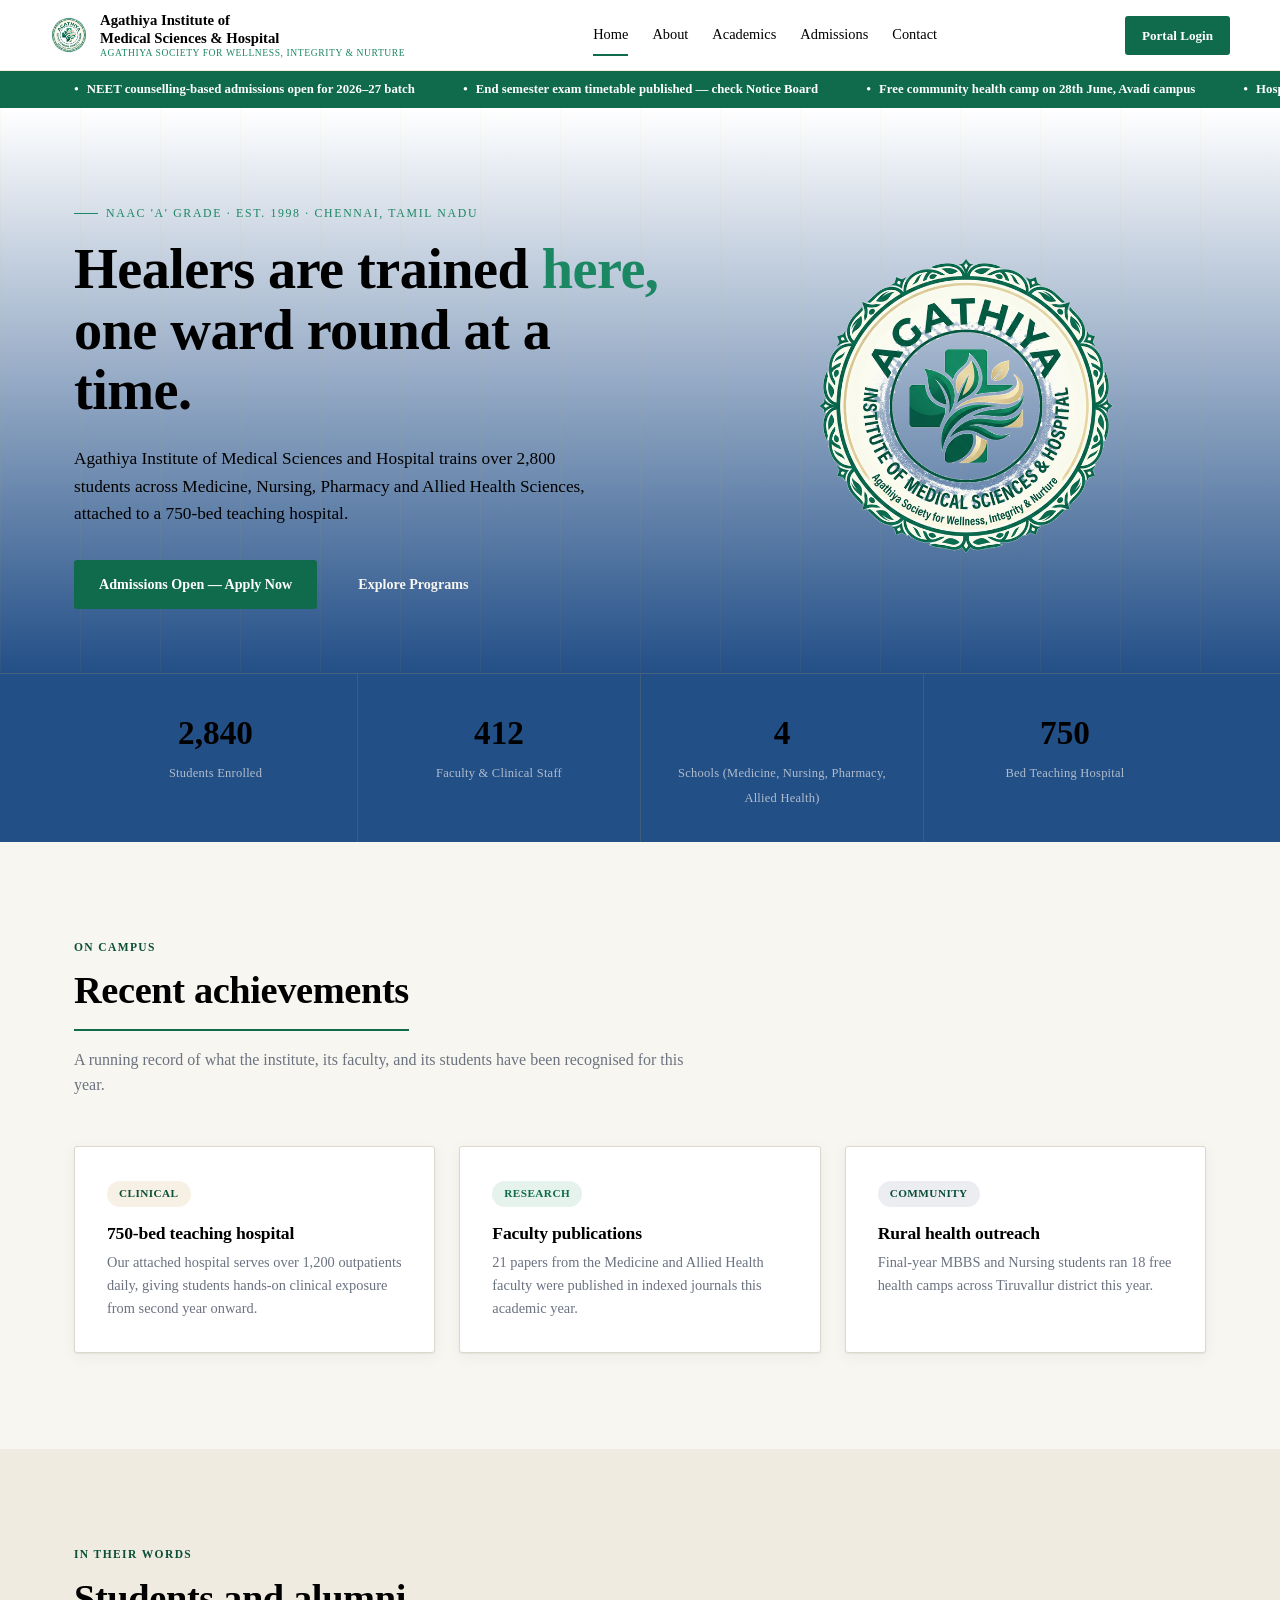
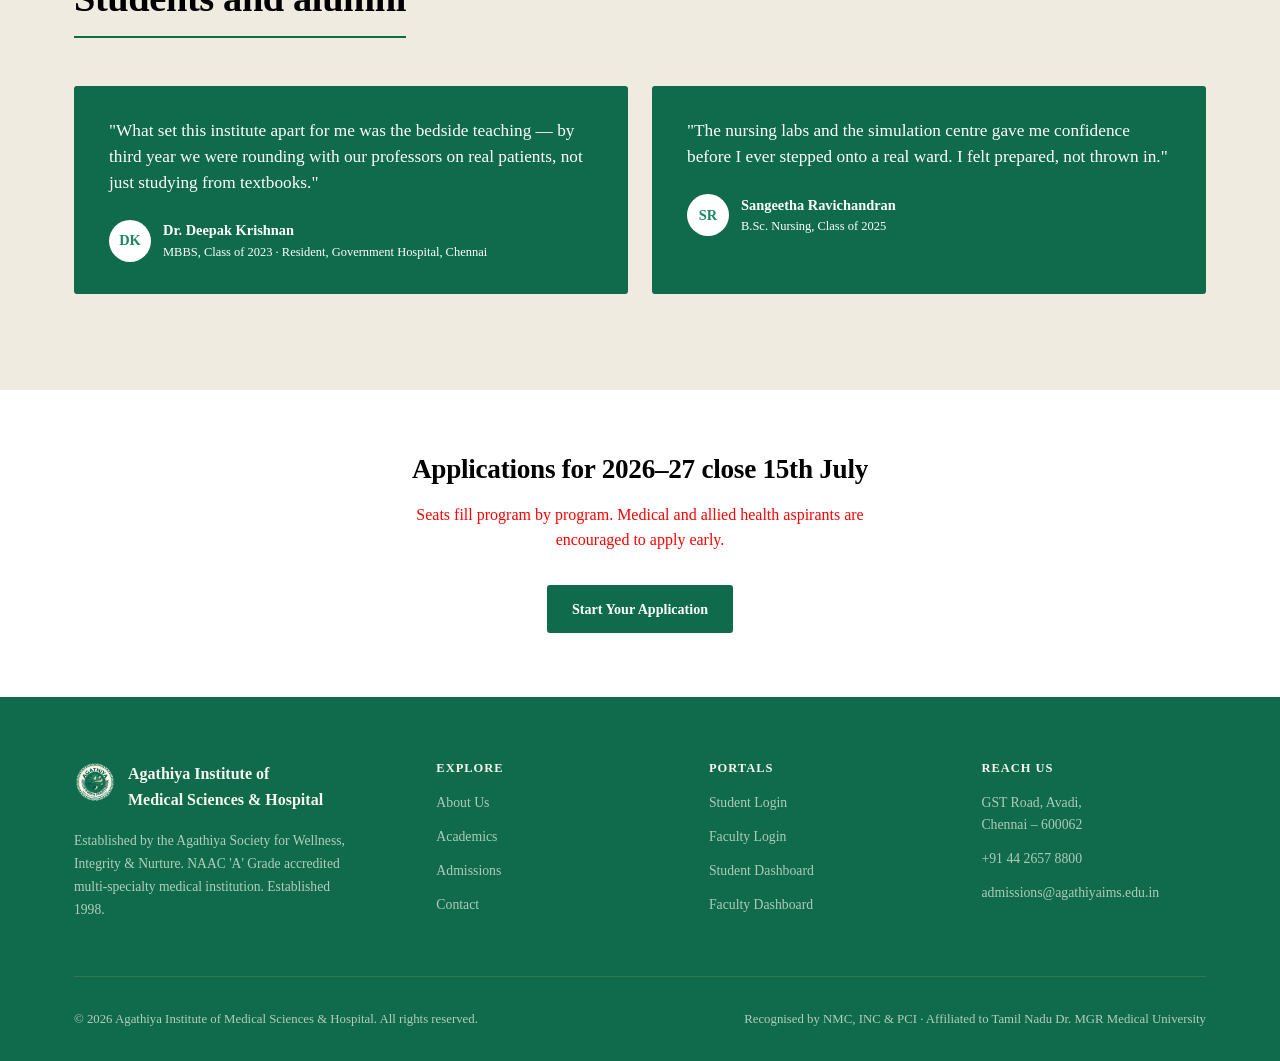
<file: index.html>
<!DOCTYPE html>
<html>
<head>
<title>Agathiya Institute of Medical Sciences &amp; Hospital — Chennai</title>
<meta name="description" content="Agathiya Institute of Medical Sciences and Hospital, Chennai — NAAC accredited multi-specialty medical institution offering MBBS, Nursing, Pharmacy and Allied Health Sciences programs.">
<link rel="stylesheet" href="css/main.css">
</head>
<body>

<header class="site-header">
  <div class="container nav-row">
    <a href="index.html" class="brand">
      <img src="assets/logo.png" alt="Agathiya Institute of Medical Sciences and Hospital seal" class="seal">
      <span class="brand-text">
        <span class="name">Agathiya Institute of<br>Medical Sciences &amp; Hospital</span>
        <span class="sub">Agathiya Society for Wellness, Integrity &amp; Nurture</span>
      </span>
    </a>
    <nav class="main-nav" aria-label="Primary">
      <a href="index.html">Home</a>
      <a href="about.html">About</a>
      <a href="academics.html">Academics</a>
      <a href="admissions.html">Admissions</a>
      <a href="contact.html">Contact</a>
    </nav>
    <div class="nav-actions">
      <span data-auth-slot></span>
      <button class="nav-toggle" aria-label="Toggle menu" aria-expanded="false">☰</button>
    </div>
  </div>
  <nav class="mobile-nav" aria-label="Mobile">
    <a href="index.html">Home</a>
    <a href="about.html">About</a>
    <a href="academics.html">Academics</a>
    <a href="admissions.html">Admissions</a>
    <a href="contact.html">Contact</a>
    <a href="login.html">Portal Login</a>
  </nav>
</header>

<div class="ticker-bar" role="marquee" aria-label="Announcements">
  <div class="container">
    <div class="ticker-inner">
      <span class="ticker-item">NEET counselling-based admissions open for 2026–27 batch</span>
      <span class="ticker-item">End semester exam timetable published — check Notice Board</span>
      <span class="ticker-item">Free community health camp on 28th June, Avadi campus</span>
      <span class="ticker-item">Hospital OPD timings extended for the monsoon season</span>
    </div>
  </div>
</div>

<section class="hero">
  <div class="container hero-grid">
    <div>
      <div class="hero-eyebrow">NAAC 'A' Grade · Est. 1998 · Chennai, Tamil Nadu</div>
      <h1>Healers are trained <em>here,</em><br>one ward round at a time.</h1>
      <p class="hero-lede">Agathiya Institute of Medical Sciences and Hospital trains over 2,800 students across Medicine, Nursing, Pharmacy and Allied Health Sciences, attached to a 750-bed teaching hospital.</p>
      <div class="hero-ctas">
        <a href="admissions.html" class="btn btn-primary">Admissions Open — Apply Now</a>
        <a href="academics.html" class="btn btn-ghost">Explore Programs</a>
      </div>
    </div>
    <div class="hero-seal-wrap">
      <img src="assets/logo.png" alt="Agathiya Institute of Medical Sciences and Hospital official seal" class="hero-seal">
    </div>
  </div>
</section>

<div class="stats-strip">
  <div class="container stats-row">
    <div class="stat"><span class="num">2,840</span><span class="label">Students Enrolled</span></div>
    <div class="stat"><span class="num">412</span><span class="label">Faculty &amp; Clinical Staff</span></div>
    <div class="stat"><span class="num">4</span><span class="label">Schools (Medicine, Nursing, Pharmacy, Allied Health)</span></div>
    <div class="stat"><span class="num">750</span><span class="label">Bed Teaching Hospital</span></div>
  </div>
</div>

<section>
  <div class="container">
    <div class="section-head">
      <span class="eyebrow">On Campus</span>
      <h2>Recent achievements</h2>
      <p>A running record of what the institute, its faculty, and its students have been recognised for this year.</p>
    </div>
    <div class="grid-3">
      <div class="card">
        <span class="badge badge-brass">Clinical</span>
        <h3 style="font-size:1.1rem; margin-top:var(--sp-4);">750-bed teaching hospital</h3>
        <p class="text-slate mt-2" style="font-size:0.9rem;">Our attached hospital serves over 1,200 outpatients daily, giving students hands-on clinical exposure from second year onward.</p>
      </div>
      <div class="card">
        <span class="badge badge-forest">Research</span>
        <h3 style="font-size:1.1rem; margin-top:var(--sp-4);">Faculty publications</h3>
        <p class="text-slate mt-2" style="font-size:0.9rem;">21 papers from the Medicine and Allied Health faculty were published in indexed journals this academic year.</p>
      </div>
      <div class="card">
        <span class="badge badge-navy">Community</span>
        <h3 style="font-size:1.1rem; margin-top:var(--sp-4);">Rural health outreach</h3>
        <p class="text-slate mt-2" style="font-size:0.9rem;">Final-year MBBS and Nursing students ran 18 free health camps across Tiruvallur district this year.</p>
      </div>
    </div>
  </div>
</section>

<section class="section-alt">
  <div class="container">
    <div class="section-head">
      <span class="eyebrow">In Their Words</span>
      <h2>Students and alumni</h2>
    </div>
    <div class="grid-2">
      <div class="testi-card">
        <p class="testi-quote">"What set this institute apart for me was the bedside teaching — by third year we were rounding with our professors on real patients, not just studying from textbooks."</p>
        <div class="testi-person">
          <div class="testi-avatar">DK</div>
          <div>
            <div class="testi-name">Dr. Deepak Krishnan</div>
            <div class="testi-role">MBBS, Class of 2023 · Resident, Government Hospital, Chennai</div>
          </div>
        </div>
      </div>
      <div class="testi-card">
        <p class="testi-quote">"The nursing labs and the simulation centre gave me confidence before I ever stepped onto a real ward. I felt prepared, not thrown in."</p>
        <div class="testi-person">
          <div class="testi-avatar">SR</div>
          <div>
            <div class="testi-name">Sangeetha Ravichandran</div>
            <div class="testi-role">B.Sc. Nursing, Class of 2025</div>
          </div>
        </div>
      </div>
    </div>
  </div>
</section>

<section class="section-navy tight">
  <div class="container text-center">
    <h2 style="font-size:1.7rem;">Applications for 2026–27 close 15th July</h2>
    <p style="color:#ff0000; max-width:480px; margin:var(--sp-4) auto var(--sp-8);">Seats fill program by program. Medical and allied health aspirants are encouraged to apply early.</p>
    <a href="admissions.html" class="btn btn-primary">Start Your Application</a>
  </div>
</section>

<footer class="site-footer">
  <div class="container">
    <div class="footer-grid">
      <div>
        <div class="footer-brand">
          <img src="assets/logo.png" alt="Agathiya Institute of Medical Sciences and Hospital seal" width="42" height="42">
          <span class="name">Agathiya Institute of<br>Medical Sciences &amp; Hospital</span>
        </div>
        <p class="footer-about">Established by the Agathiya Society for Wellness, Integrity &amp; Nurture. NAAC 'A' Grade accredited multi-specialty medical institution. Established 1998.</p>
      </div>
      <div class="footer-col">
        <h4>Explore</h4>
        <a href="about.html">About Us</a>
        <a href="academics.html">Academics</a>
        <a href="admissions.html">Admissions</a>
        <a href="contact.html">Contact</a>
      </div>
      <div class="footer-col">
        <h4>Portals</h4>
        <a href="login.html">Student Login</a>
        <a href="login.html">Faculty Login</a>
        <a href="student-dashboard.html">Student Dashboard</a>
        <a href="faculty-dashboard.html">Faculty Dashboard</a>
      </div>
      <div class="footer-col">
        <h4>Reach Us</h4>
        <li>GST Road, Avadi,<br>Chennai – 600062</li>
        <li>+91 44 2657 8800</li>
        <li>admissions@agathiyaims.edu.in</li>
      </div>
    </div>
    <div class="footer-bottom">
      <span>© 2026 Agathiya Institute of Medical Sciences &amp; Hospital. All rights reserved.</span>
      <span>Recognised by NMC, INC &amp; PCI · Affiliated to Tamil Nadu Dr. MGR Medical University</span>
    </div>
  </div>
</footer>

<script src="js/data.js"></script>
<script>window.PCET = PCET;</script>
<script src="js/ui.js"></script>
</body>
</html>
</file>
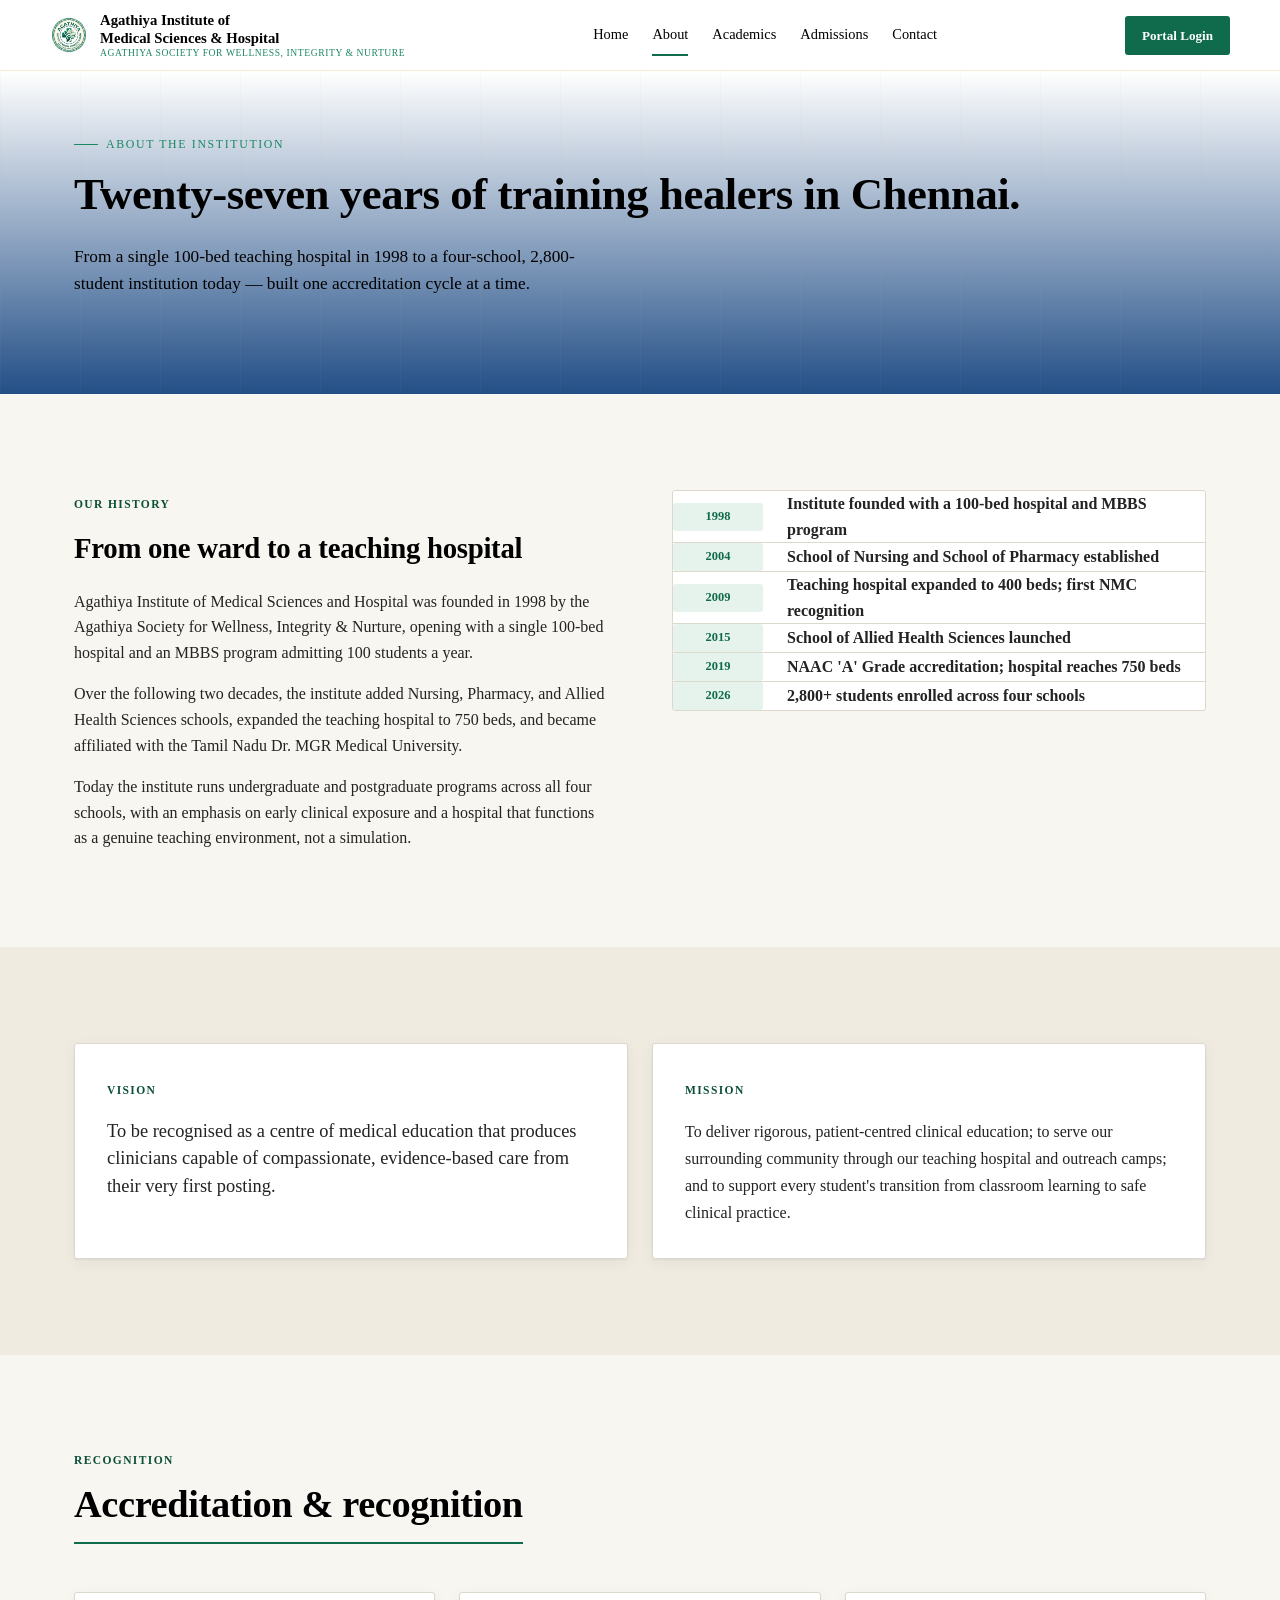
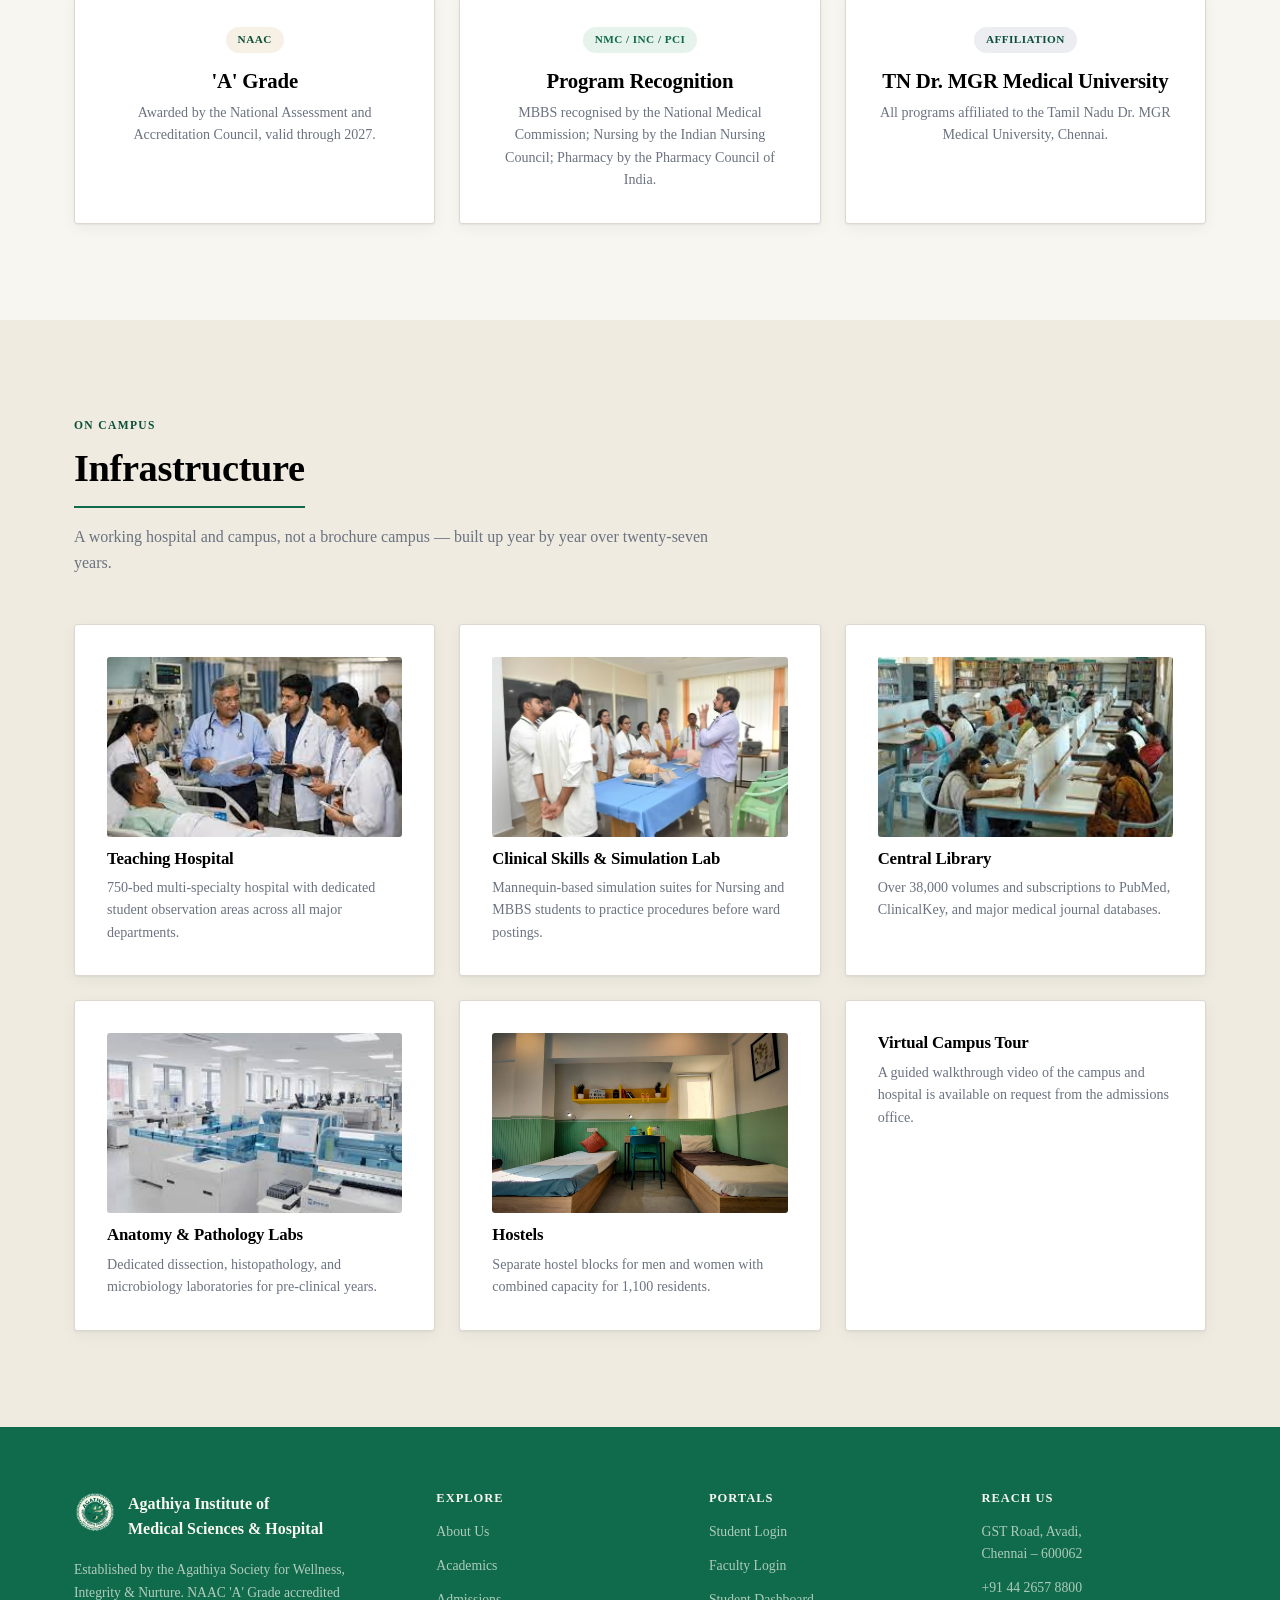
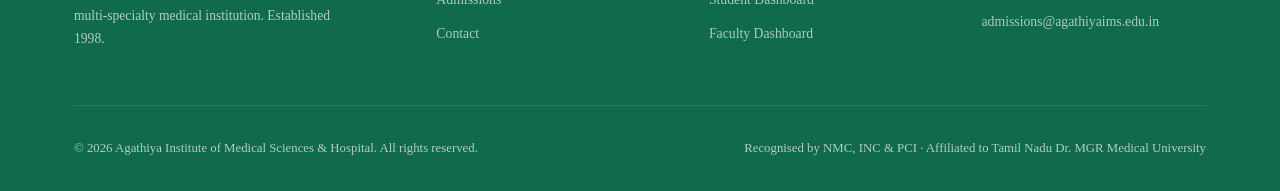
<file: about.html>
<!DOCTYPE html>
<html>
<head>
<title>About Us — Agathiya Institute of Medical Sciences &amp; Hospital</title>
<meta name="description" content="History, accreditation, infrastructure and vision of Agathiya Institute of Medical Sciences and Hospital, Chennai.">
<link rel="stylesheet" href="css/main.css">
</head>
<body>

<header class="site-header">
  <div class="container nav-row">
    <a href="index.html" class="brand">
      <img src="assets/logo.png" alt="Agathiya Institute of Medical Sciences and Hospital seal" class="seal">
      <span class="brand-text">
        <span class="name">Agathiya Institute of<br>Medical Sciences &amp; Hospital</span>
        <span class="sub">Agathiya Society for Wellness, Integrity &amp; Nurture</span>
      </span>
    </a>
    <nav class="main-nav" aria-label="Primary">
      <a href="index.html">Home</a>
      <a href="about.html">About</a>
      <a href="academics.html">Academics</a>
      <a href="admissions.html">Admissions</a>
      <a href="contact.html">Contact</a>
    </nav>
    <div class="nav-actions">
      <span data-auth-slot></span>
      <button class="nav-toggle" aria-label="Toggle menu" aria-expanded="false">☰</button>
    </div>
  </div>
  <nav class="mobile-nav" aria-label="Mobile">
    <a href="index.html">Home</a>
    <a href="about.html">About</a>
    <a href="academics.html">Academics</a>
    <a href="admissions.html">Admissions</a>
    <a href="contact.html">Contact</a>
    <a href="login.html">Portal Login</a>
  </nav>
</header>

<section class="hero" style="padding: var(--sp-16) 0;">
  <div class="container">
    <div class="hero-eyebrow">About The Institution</div>
    <h1 style="font-size: clamp(1.8rem, 3.6vw, 2.8rem);">Twenty-seven years of training healers in Chennai.</h1>
    <p class="hero-lede">From a single 100-bed teaching hospital in 1998 to a four-school, 2,800-student institution today — built one accreditation cycle at a time.</p>
  </div>
</section>

<section>
  <div class="container">
    <div class="grid-2" style="align-items:start; gap: var(--sp-16);">
      <div>
        <span class="eyebrow">Our History</span>
        <h2 style="margin: var(--sp-4) 0 var(--sp-6); font-size: 1.8rem;">From one ward to a teaching hospital</h2>
        <p style="margin-bottom: var(--sp-4); color: var(--charcoal);">Agathiya Institute of Medical Sciences and Hospital was founded in 1998 by the Agathiya Society for Wellness, Integrity &amp; Nurture, opening with a single 100-bed hospital and an MBBS program admitting 100 students a year.</p>
        <p style="margin-bottom: var(--sp-4); color: var(--charcoal);">Over the following two decades, the institute added Nursing, Pharmacy, and Allied Health Sciences schools, expanded the teaching hospital to 750 beds, and became affiliated with the Tamil Nadu Dr. MGR Medical University.</p>
        <p style="color: var(--charcoal);">Today the institute runs undergraduate and postgraduate programs across all four schools, with an emphasis on early clinical exposure and a hospital that functions as a genuine teaching environment, not a simulation.</p>
      </div>
      <div class="ledger">
        <div class="ledger-row" style="grid-template-columns: 90px 1fr;">
          <span class="ledger-code">1998</span>
          <span class="ledger-title">Institute founded with a 100-bed hospital and MBBS program</span>
        </div>
        <div class="ledger-row" style="grid-template-columns: 90px 1fr;">
          <span class="ledger-code">2004</span>
          <span class="ledger-title">School of Nursing and School of Pharmacy established</span>
        </div>
        <div class="ledger-row" style="grid-template-columns: 90px 1fr;">
          <span class="ledger-code">2009</span>
          <span class="ledger-title">Teaching hospital expanded to 400 beds; first NMC recognition</span>
        </div>
        <div class="ledger-row" style="grid-template-columns: 90px 1fr;">
          <span class="ledger-code">2015</span>
          <span class="ledger-title">School of Allied Health Sciences launched</span>
        </div>
        <div class="ledger-row" style="grid-template-columns: 90px 1fr;">
          <span class="ledger-code">2019</span>
          <span class="ledger-title">NAAC 'A' Grade accreditation; hospital reaches 750 beds</span>
        </div>
        <div class="ledger-row" style="grid-template-columns: 90px 1fr;">
          <span class="ledger-code">2026</span>
          <span class="ledger-title">2,800+ students enrolled across four schools</span>
        </div>
      </div>
    </div>
  </div>
</section>

<section class="section-alt">
  <div class="container">
    <div class="grid-2">
      <div class="card">
        <span class="eyebrow">Vision</span>
        <p style="margin-top: var(--sp-4); font-family: var(--font-display); font-size: 1.15rem; color: var(--charcoal); line-height: 1.5;">To be recognised as a centre of medical education that produces clinicians capable of compassionate, evidence-based care from their very first posting.</p>
      </div>
      <div class="card">
        <span class="eyebrow">Mission</span>
        <p style="margin-top: var(--sp-4); color: var(--charcoal); line-height: 1.7;">To deliver rigorous, patient-centred clinical education; to serve our surrounding community through our teaching hospital and outreach camps; and to support every student's transition from classroom learning to safe clinical practice.</p>
      </div>
    </div>
  </div>
</section>

<section>
  <div class="container">
    <div class="section-head">
      <span class="eyebrow">Recognition</span>
      <h2>Accreditation &amp; recognition</h2>
    </div>
    <div class="grid-3">
      <div class="card text-center">
        <span class="badge badge-brass">NAAC</span>
        <h3 style="margin-top:var(--sp-4); font-size:1.3rem;">'A' Grade</h3>
        <p class="text-slate mt-2" style="font-size:0.88rem;">Awarded by the National Assessment and Accreditation Council, valid through 2027.</p>
      </div>
      <div class="card text-center">
        <span class="badge badge-forest">NMC / INC / PCI</span>
        <h3 style="margin-top:var(--sp-4); font-size:1.3rem;">Program Recognition</h3>
        <p class="text-slate mt-2" style="font-size:0.88rem;">MBBS recognised by the National Medical Commission; Nursing by the Indian Nursing Council; Pharmacy by the Pharmacy Council of India.</p>
      </div>
      <div class="card text-center">
        <span class="badge badge-navy">Affiliation</span>
        <h3 style="margin-top:var(--sp-4); font-size:1.3rem;">TN Dr. MGR Medical University</h3>
        <p class="text-slate mt-2" style="font-size:0.88rem;">All programs affiliated to the Tamil Nadu Dr. MGR Medical University, Chennai.</p>
      </div>
    </div>
  </div>
</section>

<section class="section-alt">
  <div class="container">
    <div class="section-head">
      <span class="eyebrow">On Campus</span>
      <h2>Infrastructure</h2>
      <p>A working hospital and campus, not a brochure campus — built up year by year over twenty-seven years.</p>
    </div>
    <div class="grid-3">
      <div class="card">
        <img src="assets/infra/Teaching Hospital.avif" alt="Teaching Hospital" class="infra-img">
        <h3 style="font-size:1.05rem;">Teaching Hospital</h3>
        <p class="text-slate mt-2" style="font-size:0.88rem;">750-bed multi-specialty hospital with dedicated student observation areas across all major departments.</p>
      </div>
      <div class="card">
        <img src="assets/infra/Clinical Skills & Simulation Lab.avif" alt="Clinical Skills & Simulation Lab" class="infra-img">
        <h3 style="font-size:1.05rem;">Clinical Skills &amp; Simulation Lab</h3>
        <p class="text-slate mt-2" style="font-size:0.88rem;">Mannequin-based simulation suites for Nursing and MBBS students to practice procedures before ward postings.</p>
      </div>
      <div class="card">
        <img src="assets/infra/Central Library.avif" alt="Central Library" class="infra-img">
        <h3 style="font-size:1.05rem;">Central Library</h3>
        <p class="text-slate mt-2" style="font-size:0.88rem;">Over 38,000 volumes and subscriptions to PubMed, ClinicalKey, and major medical journal databases.</p>
      </div>
      <div class="card">
        <img src="assets/infra/Anatomy & Pathology Labs.jpg" alt="Anatomy & Pathology Labs" class="infra-img">
        <h3 style="font-size:1.05rem;">Anatomy &amp; Pathology Labs</h3>
        <p class="text-slate mt-2" style="font-size:0.88rem;">Dedicated dissection, histopathology, and microbiology laboratories for pre-clinical years.</p>
      </div>
      <div class="card">
        <img src="assets/infra/Hostel.jpeg" alt="Hostels" class="infra-img">
        <h3 style="font-size:1.05rem;">Hostels</h3>
        <p class="text-slate mt-2" style="font-size:0.88rem;">Separate hostel blocks for men and women with combined capacity for 1,100 residents.</p>
      </div>
      <div class="card">
        <h3 style="font-size:1.05rem;">Virtual Campus Tour</h3>
        <p class="text-slate mt-2" style="font-size:0.88rem;">A guided walkthrough video of the campus and hospital is available on request from the admissions office.</p>
      </div>
    </div>
  </div>
</section>

<footer class="site-footer">
  <div class="container">
    <div class="footer-grid">
      <div>
        <div class="footer-brand">
          <img src="assets/logo.png" alt="Agathiya Institute of Medical Sciences and Hospital seal" width="42" height="42">
          <span class="name">Agathiya Institute of<br>Medical Sciences &amp; Hospital</span>
        </div>
        <p class="footer-about">Established by the Agathiya Society for Wellness, Integrity &amp; Nurture. NAAC 'A' Grade accredited multi-specialty medical institution. Established 1998.</p>
      </div>
      <div class="footer-col">
        <h4>Explore</h4>
        <a href="about.html">About Us</a>
        <a href="academics.html">Academics</a>
        <a href="admissions.html">Admissions</a>
        <a href="contact.html">Contact</a>
      </div>
      <div class="footer-col">
        <h4>Portals</h4>
        <a href="login.html">Student Login</a>
        <a href="login.html">Faculty Login</a>
        <a href="student-dashboard.html">Student Dashboard</a>
        <a href="faculty-dashboard.html">Faculty Dashboard</a>
      </div>
      <div class="footer-col">
        <h4>Reach Us</h4>
        <li>GST Road, Avadi,<br>Chennai – 600062</li>
        <li>+91 44 2657 8800</li>
        <li>admissions@agathiyaims.edu.in</li>
      </div>
    </div>
    <div class="footer-bottom">
      <span>© 2026 Agathiya Institute of Medical Sciences &amp; Hospital. All rights reserved.</span>
      <span>Recognised by NMC, INC &amp; PCI · Affiliated to Tamil Nadu Dr. MGR Medical University</span>
    </div>
  </div>
</footer>

<script src="js/data.js"></script>
<script>window.PCET = PCET;</script>
<script src="js/ui.js"></script>
</body>
</html>
</file>
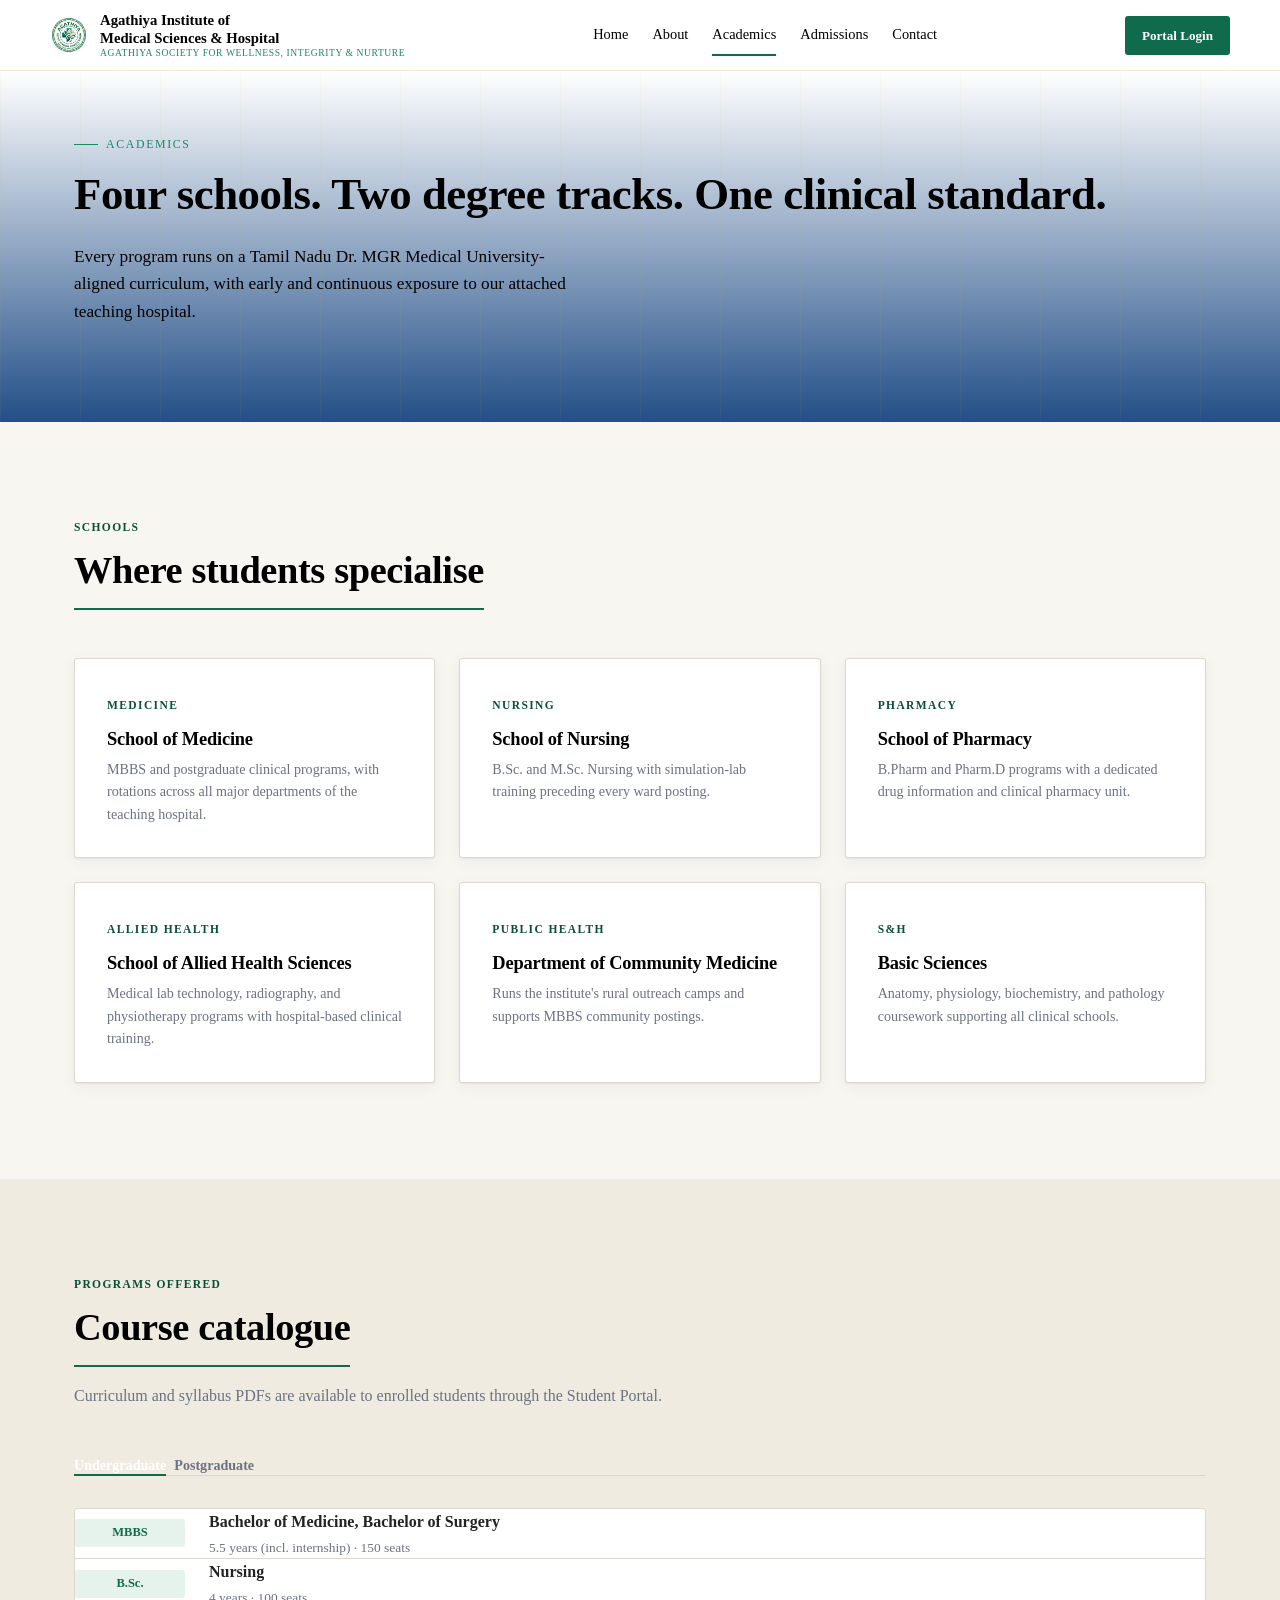
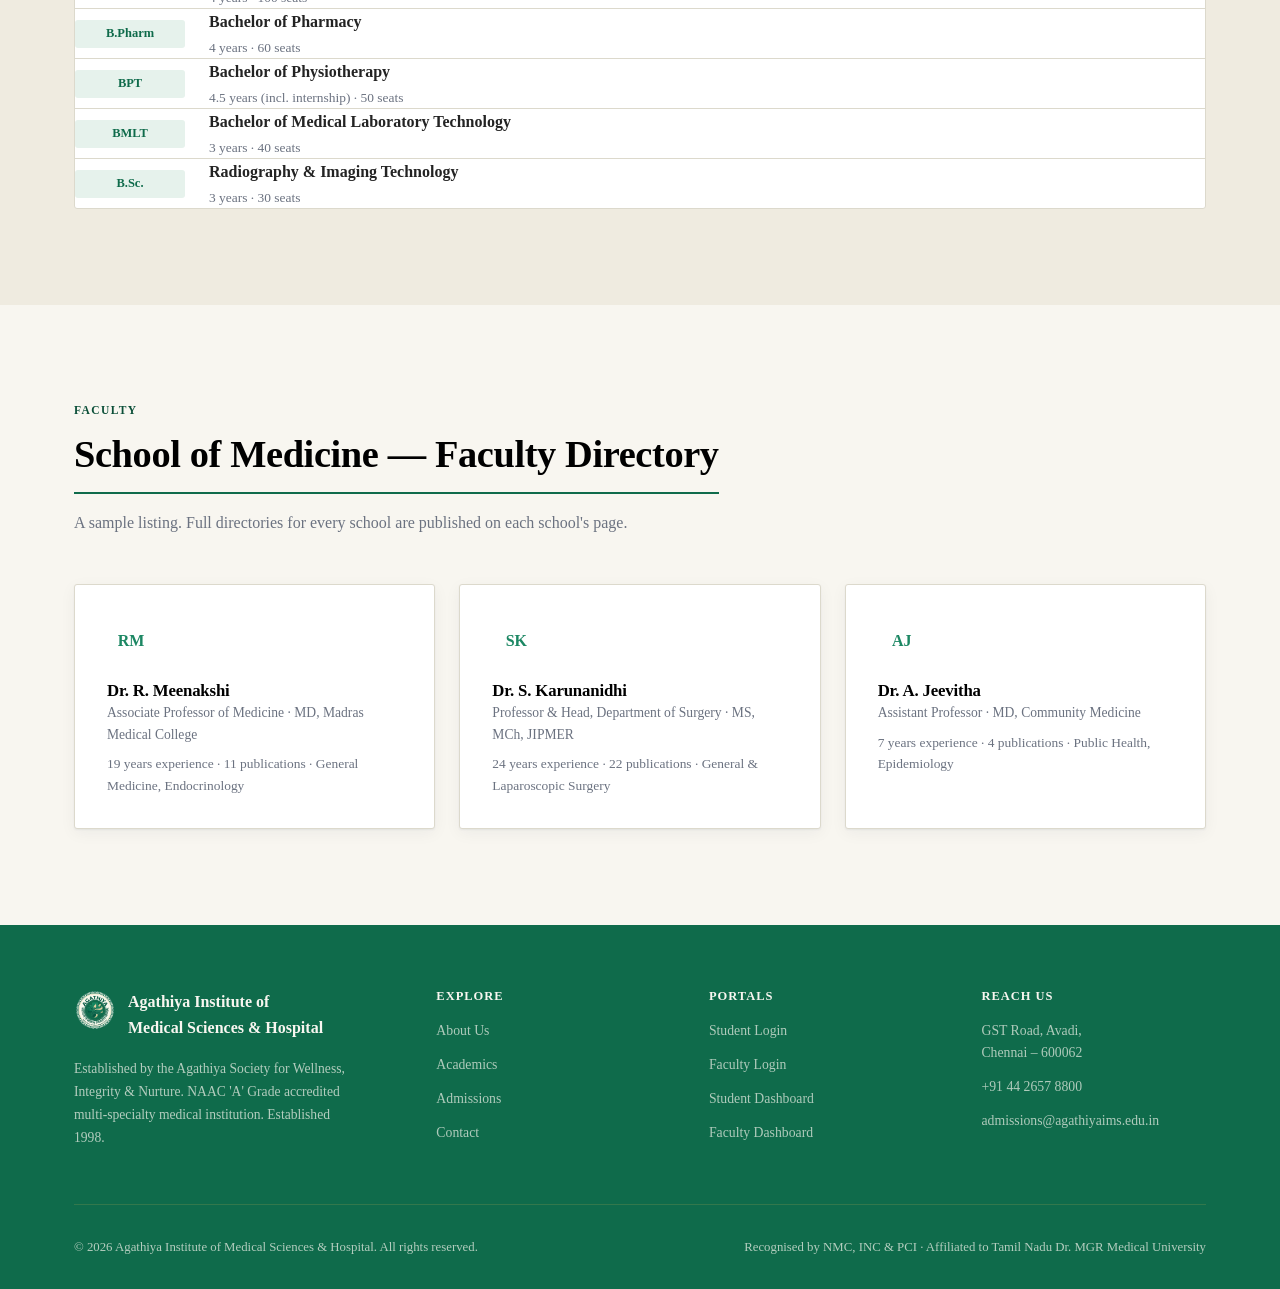
<file: academics.html>
<!DOCTYPE html>
<html lang="en">
<head>
<meta charset="UTF-8">
<meta name="viewport" content="width=device-width, initial-scale=1.0">
<title>Academics — Agathiya Institute of Medical Sciences &amp; Hospital</title>
<meta name="description" content="Schools, undergraduate and postgraduate programs, curriculum and faculty directory at Agathiya Institute of Medical Sciences and Hospital, Chennai.">
<link rel="stylesheet" href="css/main.css">
</head>
<body>

<header class="site-header">
  <div class="container nav-row">
    <a href="index.html" class="brand">
      <img src="assets/logo.png" alt="Agathiya Institute of Medical Sciences and Hospital seal" class="seal">
      <span class="brand-text">
        <span class="name">Agathiya Institute of<br>Medical Sciences &amp; Hospital</span>
        <span class="sub">Agathiya Society for Wellness, Integrity &amp; Nurture</span>
      </span>
    </a>
    <nav class="main-nav" aria-label="Primary">
      <a href="index.html">Home</a>
      <a href="about.html">About</a>
      <a href="academics.html">Academics</a>
      <a href="admissions.html">Admissions</a>
      <a href="contact.html">Contact</a>
    </nav>
    <div class="nav-actions">
      <span data-auth-slot></span>
      <button class="nav-toggle" aria-label="Toggle menu" aria-expanded="false">☰</button>
    </div>
  </div>
  <nav class="mobile-nav" aria-label="Mobile">
    <a href="index.html">Home</a>
    <a href="about.html">About</a>
    <a href="academics.html">Academics</a>
    <a href="admissions.html">Admissions</a>
    <a href="contact.html">Contact</a>
    <a href="login.html">Portal Login</a>
  </nav>
</header>

<section class="hero" style="padding: var(--sp-16) 0;">
  <div class="container">
    <div class="hero-eyebrow">Academics</div>
    <h1 style="font-size: clamp(1.8rem, 3.6vw, 2.8rem);">Four schools. Two degree tracks. One clinical standard.</h1>
    <p class="hero-lede">Every program runs on a Tamil Nadu Dr. MGR Medical University-aligned curriculum, with early and continuous exposure to our attached teaching hospital.</p>
  </div>
</section>

<section>
  <div class="container">
    <div class="section-head">
      <span class="eyebrow">Schools</span>
      <h2>Where students specialise</h2>
    </div>
    <div class="grid-3">
      <div class="card">
        <span class="eyebrow">MEDICINE</span>
        <h3 style="margin-top:var(--sp-3); font-size:1.15rem;">School of Medicine</h3>
        <p class="text-slate mt-2" style="font-size:0.88rem;">MBBS and postgraduate clinical programs, with rotations across all major departments of the teaching hospital.</p>
      </div>
      <div class="card">
        <span class="eyebrow">NURSING</span>
        <h3 style="margin-top:var(--sp-3); font-size:1.15rem;">School of Nursing</h3>
        <p class="text-slate mt-2" style="font-size:0.88rem;">B.Sc. and M.Sc. Nursing with simulation-lab training preceding every ward posting.</p>
      </div>
      <div class="card">
        <span class="eyebrow">PHARMACY</span>
        <h3 style="margin-top:var(--sp-3); font-size:1.15rem;">School of Pharmacy</h3>
        <p class="text-slate mt-2" style="font-size:0.88rem;">B.Pharm and Pharm.D programs with a dedicated drug information and clinical pharmacy unit.</p>
      </div>
      <div class="card">
        <span class="eyebrow">ALLIED HEALTH</span>
        <h3 style="margin-top:var(--sp-3); font-size:1.15rem;">School of Allied Health Sciences</h3>
        <p class="text-slate mt-2" style="font-size:0.88rem;">Medical lab technology, radiography, and physiotherapy programs with hospital-based clinical training.</p>
      </div>
      <div class="card">
        <span class="eyebrow">PUBLIC HEALTH</span>
        <h3 style="margin-top:var(--sp-3); font-size:1.15rem;">Department of Community Medicine</h3>
        <p class="text-slate mt-2" style="font-size:0.88rem;">Runs the institute's rural outreach camps and supports MBBS community postings.</p>
      </div>
      <div class="card">
        <span class="eyebrow">S&amp;H</span>
        <h3 style="margin-top:var(--sp-3); font-size:1.15rem;">Basic Sciences</h3>
        <p class="text-slate mt-2" style="font-size:0.88rem;">Anatomy, physiology, biochemistry, and pathology coursework supporting all clinical schools.</p>
      </div>
    </div>
  </div>
</section>

<section class="section-alt">
  <div class="container">
    <div class="section-head">
      <span class="eyebrow">Programs Offered</span>
      <h2>Course catalogue</h2>
      <p>Curriculum and syllabus PDFs are available to enrolled students through the Student Portal.</p>
    </div>

    <div class="tabs" role="tablist">
      <button class="tab-btn active" data-tab="ug" role="tab" aria-selected="true">Undergraduate</button>
      <button class="tab-btn" data-tab="pg" role="tab" aria-selected="false">Postgraduate</button>
    </div>

    <div class="tab-panel active" id="tab-ug">
      <div class="ledger">
        <div class="ledger-row">
          <span class="ledger-code">MBBS</span>
          <div><span class="ledger-title">Bachelor of Medicine, Bachelor of Surgery</span><div class="ledger-meta">5.5 years (incl. internship) · 150 seats</div></div>
        </div>
        <div class="ledger-row">
          <span class="ledger-code">B.Sc.</span>
          <div><span class="ledger-title">Nursing</span><div class="ledger-meta">4 years · 100 seats</div></div>
        </div>
        <div class="ledger-row">
          <span class="ledger-code">B.Pharm</span>
          <div><span class="ledger-title">Bachelor of Pharmacy</span><div class="ledger-meta">4 years · 60 seats</div></div>
        </div>
        <div class="ledger-row">
          <span class="ledger-code">BPT</span>
          <div><span class="ledger-title">Bachelor of Physiotherapy</span><div class="ledger-meta">4.5 years (incl. internship) · 50 seats</div></div>
        </div>
        <div class="ledger-row">
          <span class="ledger-code">BMLT</span>
          <div><span class="ledger-title">Bachelor of Medical Laboratory Technology</span><div class="ledger-meta">3 years · 40 seats</div></div>
        </div>
        <div class="ledger-row">
          <span class="ledger-code">B.Sc.</span>
          <div><span class="ledger-title">Radiography &amp; Imaging Technology</span><div class="ledger-meta">3 years · 30 seats</div></div>
        </div>
      </div>
    </div>

    <div class="tab-panel" id="tab-pg">
      <div class="ledger">
        <div class="ledger-row">
          <span class="ledger-code">MD</span>
          <div><span class="ledger-title">General Medicine</span><div class="ledger-meta">3 years · 8 seats</div></div>
        </div>
        <div class="ledger-row">
          <span class="ledger-code">MS</span>
          <div><span class="ledger-title">General Surgery</span><div class="ledger-meta">3 years · 6 seats</div></div>
        </div>
        <div class="ledger-row">
          <span class="ledger-code">M.Sc.</span>
          <div><span class="ledger-title">Nursing (Medical-Surgical)</span><div class="ledger-meta">2 years · 20 seats</div></div>
        </div>
        <div class="ledger-row">
          <span class="ledger-code">Pharm.D</span>
          <div><span class="ledger-title">Doctor of Pharmacy</span><div class="ledger-meta">6 years (incl. internship) · 30 seats</div></div>
        </div>
      </div>
    </div>
  </div>
</section>

<section>
  <div class="container">
    <div class="section-head">
      <span class="eyebrow">Faculty</span>
      <h2>School of Medicine — Faculty Directory</h2>
      <p>A sample listing. Full directories for every school are published on each school's page.</p>
    </div>
    <div class="grid-3">
      <div class="card">
        <div class="testi-avatar" style="width:48px;height:48px;font-size:1rem;">RM</div>
        <h3 style="font-size:1.05rem; margin-top:var(--sp-4);">Dr. R. Meenakshi</h3>
        <p class="text-slate" style="font-size:0.85rem; margin-top:2px;">Associate Professor of Medicine · MD, Madras Medical College</p>
        <p class="text-slate mt-2" style="font-size:0.84rem;">19 years experience · 11 publications · General Medicine, Endocrinology</p>
      </div>
      <div class="card">
        <div class="testi-avatar" style="width:48px;height:48px;font-size:1rem;">SK</div>
        <h3 style="font-size:1.05rem; margin-top:var(--sp-4);">Dr. S. Karunanidhi</h3>
        <p class="text-slate" style="font-size:0.85rem; margin-top:2px;">Professor &amp; Head, Department of Surgery · MS, MCh, JIPMER</p>
        <p class="text-slate mt-2" style="font-size:0.84rem;">24 years experience · 22 publications · General &amp; Laparoscopic Surgery</p>
      </div>
      <div class="card">
        <div class="testi-avatar" style="width:48px;height:48px;font-size:1rem;">AJ</div>
        <h3 style="font-size:1.05rem; margin-top:var(--sp-4);">Dr. A. Jeevitha</h3>
        <p class="text-slate" style="font-size:0.85rem; margin-top:2px;">Assistant Professor · MD, Community Medicine</p>
        <p class="text-slate mt-2" style="font-size:0.84rem;">7 years experience · 4 publications · Public Health, Epidemiology</p>
      </div>
    </div>
  </div>
</section>

<footer class="site-footer">
  <div class="container">
    <div class="footer-grid">
      <div>
        <div class="footer-brand">
          <img src="assets/logo.png" alt="Agathiya Institute of Medical Sciences and Hospital seal" width="42" height="42">
          <span class="name">Agathiya Institute of<br>Medical Sciences &amp; Hospital</span>
        </div>
        <p class="footer-about">Established by the Agathiya Society for Wellness, Integrity &amp; Nurture. NAAC 'A' Grade accredited multi-specialty medical institution. Established 1998.</p>
      </div>
      <div class="footer-col">
        <h4>Explore</h4>
        <a href="about.html">About Us</a>
        <a href="academics.html">Academics</a>
        <a href="admissions.html">Admissions</a>
        <a href="contact.html">Contact</a>
      </div>
      <div class="footer-col">
        <h4>Portals</h4>
        <a href="login.html">Student Login</a>
        <a href="login.html">Faculty Login</a>
        <a href="student-dashboard.html">Student Dashboard</a>
        <a href="faculty-dashboard.html">Faculty Dashboard</a>
      </div>
      <div class="footer-col">
        <h4>Reach Us</h4>
        <li>GST Road, Avadi,<br>Chennai – 600062</li>
        <li>+91 44 2657 8800</li>
        <li>admissions@agathiyaims.edu.in</li>
      </div>
    </div>
    <div class="footer-bottom">
      <span>© 2026 Agathiya Institute of Medical Sciences &amp; Hospital. All rights reserved.</span>
      <span>Recognised by NMC, INC &amp; PCI · Affiliated to Tamil Nadu Dr. MGR Medical University</span>
    </div>
  </div>
</footer>

<script src="js/data.js"></script>
<script>window.PCET = PCET;</script>
<script src="js/ui.js"></script>
<script>
  document.querySelectorAll(".tab-btn").forEach(btn => {
    btn.addEventListener("click", () => {
      document.querySelectorAll(".tab-btn").forEach(b => { b.classList.remove("active"); b.setAttribute("aria-selected", "false"); });
      document.querySelectorAll(".tab-panel").forEach(p => p.classList.remove("active"));
      btn.classList.add("active");
      btn.setAttribute("aria-selected", "true");
      document.getElementById("tab-" + btn.dataset.tab).classList.add("active");
    });
  });
</script>
</body>
</html>
</file>
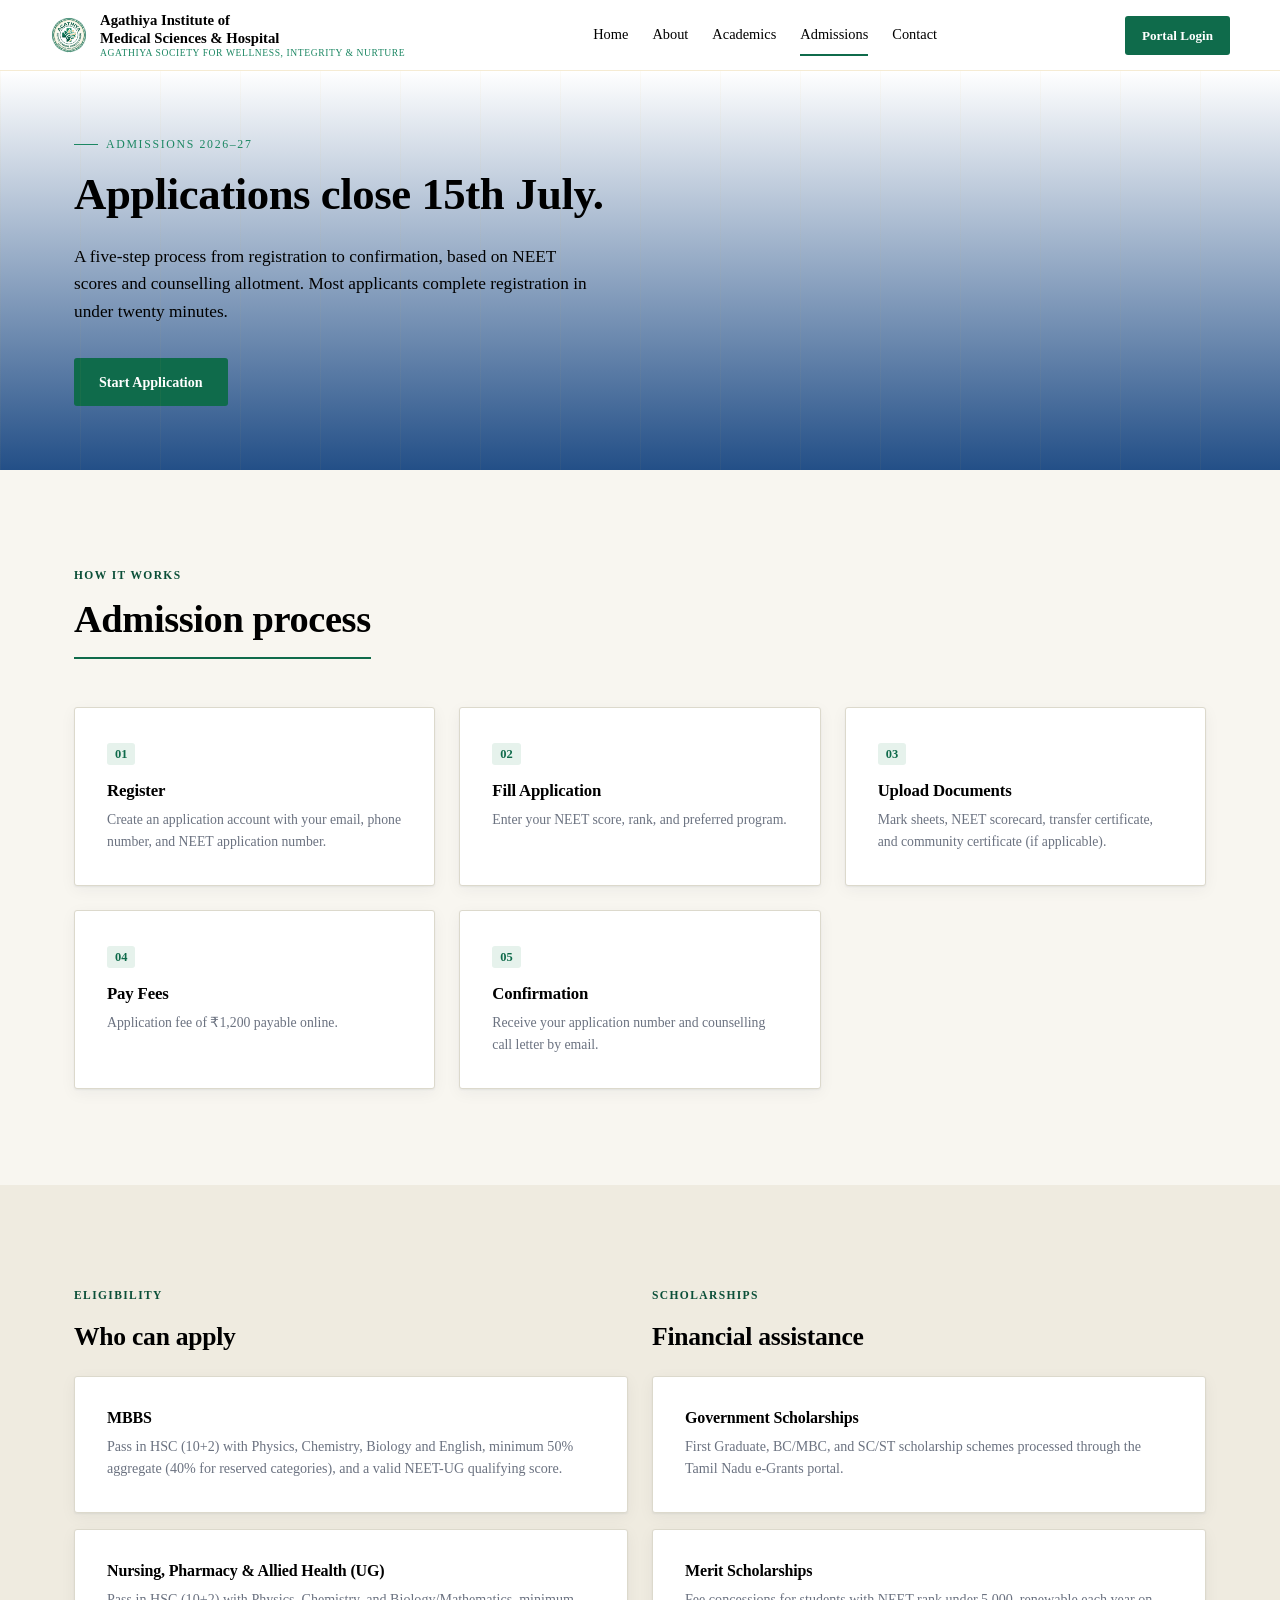
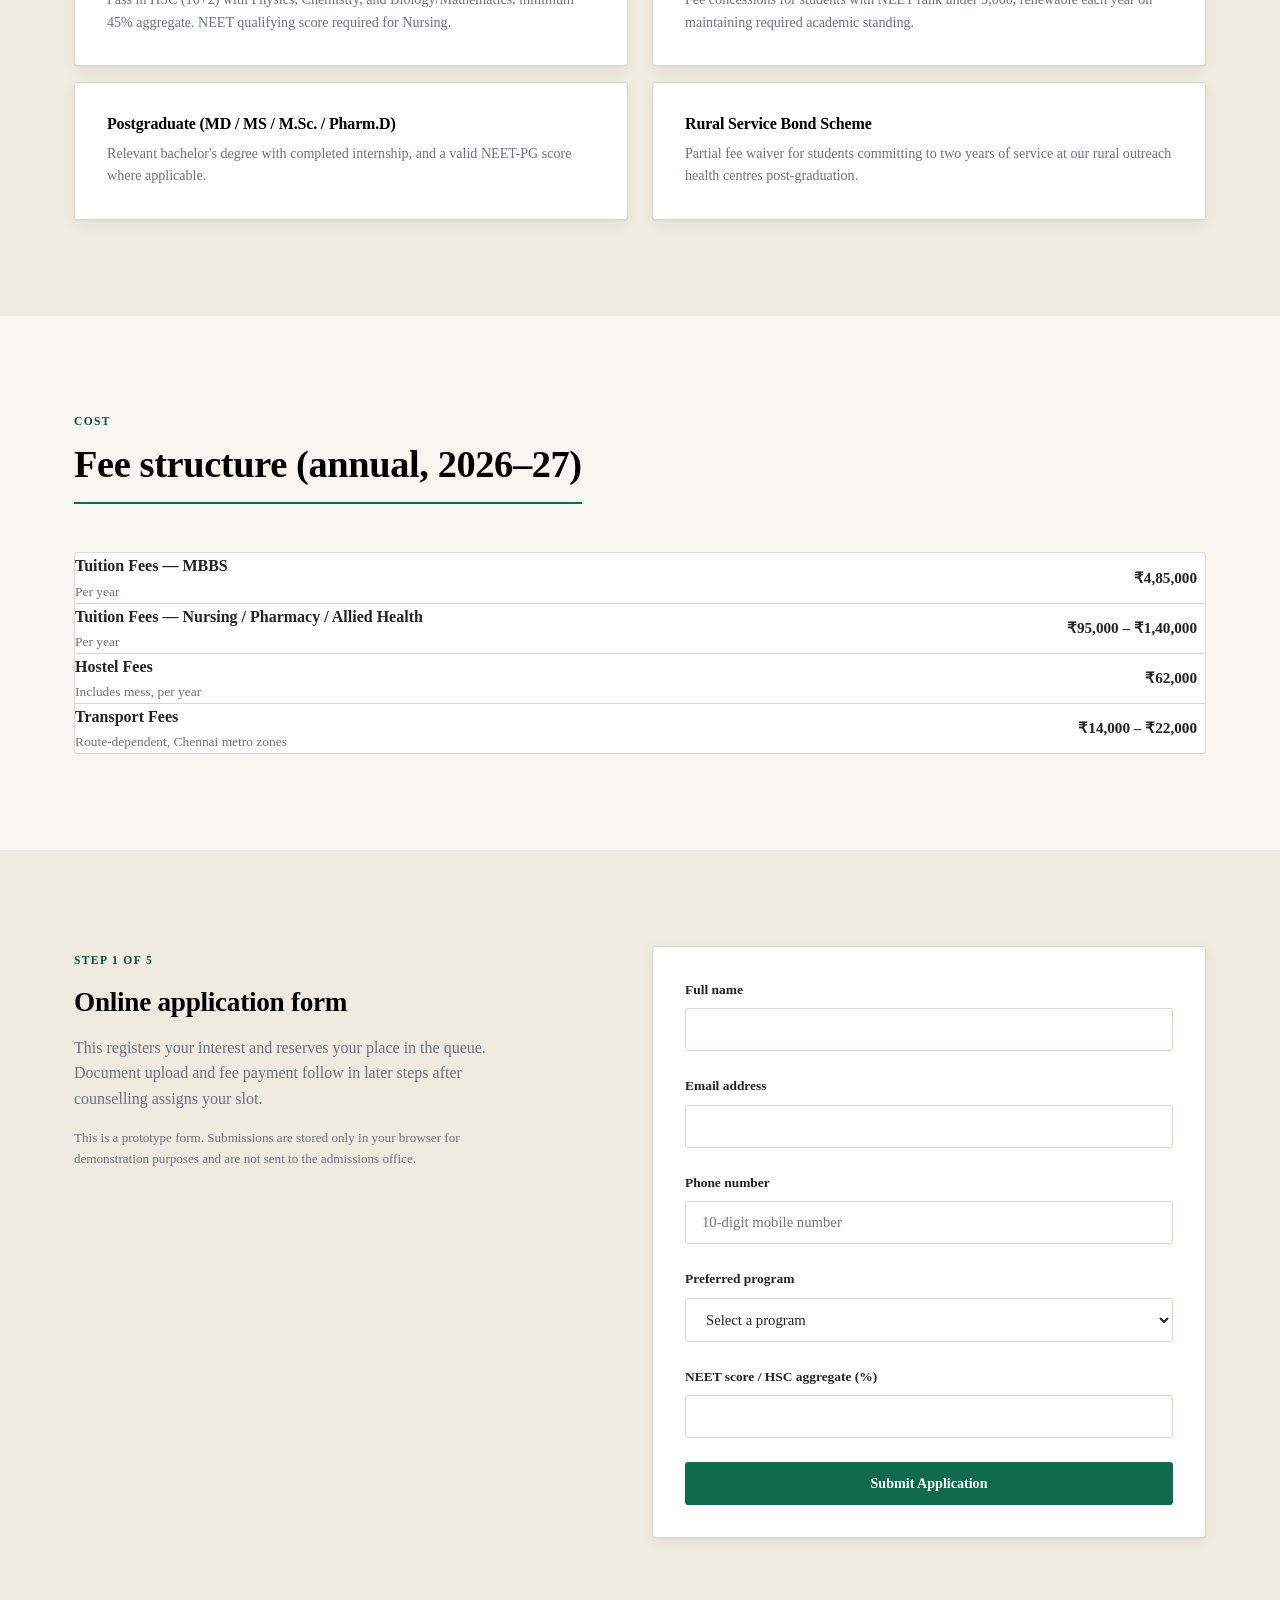
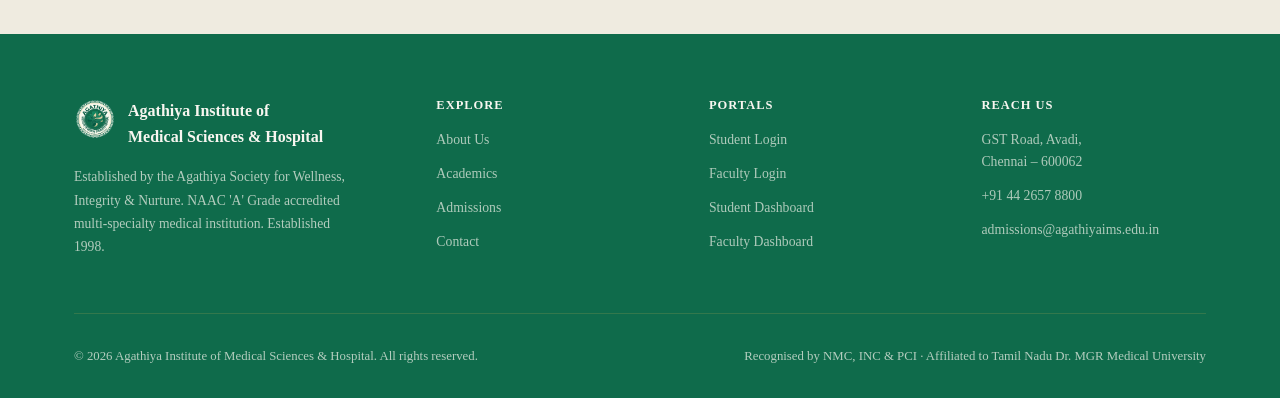
<file: admissions.html>
<!DOCTYPE html>
<html lang="en">
<head>
<meta charset="UTF-8">
<meta name="viewport" content="width=device-width, initial-scale=1.0">
<title>Admissions — Agathiya Institute of Medical Sciences &amp; Hospital</title>
<meta name="description" content="Admission process, eligibility criteria, fee structure, scholarships and online application for Agathiya Institute of Medical Sciences and Hospital, Chennai.">
<link rel="stylesheet" href="css/main.css">
</head>
<body>

<header class="site-header">
  <div class="container nav-row">
    <a href="index.html" class="brand">
      <img src="assets/logo.png" alt="Agathiya Institute of Medical Sciences and Hospital seal" class="seal">
      <span class="brand-text">
        <span class="name">Agathiya Institute of<br>Medical Sciences &amp; Hospital</span>
        <span class="sub">Agathiya Society for Wellness, Integrity &amp; Nurture</span>
      </span>
    </a>
    <nav class="main-nav" aria-label="Primary">
      <a href="index.html">Home</a>
      <a href="about.html">About</a>
      <a href="academics.html">Academics</a>
      <a href="admissions.html">Admissions</a>
      <a href="contact.html">Contact</a>
    </nav>
    <div class="nav-actions">
      <span data-auth-slot></span>
      <button class="nav-toggle" aria-label="Toggle menu" aria-expanded="false">☰</button>
    </div>
  </div>
  <nav class="mobile-nav" aria-label="Mobile">
    <a href="index.html">Home</a>
    <a href="about.html">About</a>
    <a href="academics.html">Academics</a>
    <a href="admissions.html">Admissions</a>
    <a href="contact.html">Contact</a>
    <a href="login.html">Portal Login</a>
  </nav>
</header>


<section class="hero" style="padding: var(--sp-16) 0;">
  <div class="container">
    <div class="hero-eyebrow">Admissions 2026–27</div>
    <h1 style="font-size: clamp(1.8rem, 3.6vw, 2.8rem);">Applications close 15th July.</h1>
    <p class="hero-lede">A five-step process from registration to confirmation, based on NEET scores and counselling allotment. Most applicants complete registration in under twenty minutes.</p>
    <div class="hero-ctas">
      <a href="#apply" class="btn btn-primary">Start Application</a>
    </div>
  </div>
</section>

<section>
  <div class="container">
    <div class="section-head">
      <span class="eyebrow">How It Works</span>
      <h2>Admission process</h2>
    </div>
    <div class="grid-3">
      <div class="card"><span class="ledger-code">01</span><h3 style="margin-top:var(--sp-4); font-size:1.05rem;">Register</h3><p class="text-slate mt-2" style="font-size:0.86rem;">Create an application account with your email, phone number, and NEET application number.</p></div>
      <div class="card"><span class="ledger-code">02</span><h3 style="margin-top:var(--sp-4); font-size:1.05rem;">Fill Application</h3><p class="text-slate mt-2" style="font-size:0.86rem;">Enter your NEET score, rank, and preferred program.</p></div>
      <div class="card"><span class="ledger-code">03</span><h3 style="margin-top:var(--sp-4); font-size:1.05rem;">Upload Documents</h3><p class="text-slate mt-2" style="font-size:0.86rem;">Mark sheets, NEET scorecard, transfer certificate, and community certificate (if applicable).</p></div>
      <div class="card"><span class="ledger-code">04</span><h3 style="margin-top:var(--sp-4); font-size:1.05rem;">Pay Fees</h3><p class="text-slate mt-2" style="font-size:0.86rem;">Application fee of ₹1,200 payable online.</p></div>
      <div class="card"><span class="ledger-code">05</span><h3 style="margin-top:var(--sp-4); font-size:1.05rem;">Confirmation</h3><p class="text-slate mt-2" style="font-size:0.86rem;">Receive your application number and counselling call letter by email.</p></div>
    </div>
  </div>
</section>

<section class="section-alt">
  <div class="container">
    <div class="grid-2" style="align-items:start;">
      <div>
        <span class="eyebrow">Eligibility</span>
        <h2 style="margin: var(--sp-4) 0 var(--sp-6); font-size:1.6rem;">Who can apply</h2>
        <div class="card mb-4">
          <h3 style="font-size:1rem;">MBBS</h3>
          <p class="text-slate mt-2" style="font-size:0.88rem;">Pass in HSC (10+2) with Physics, Chemistry, Biology and English, minimum 50% aggregate (40% for reserved categories), and a valid NEET-UG qualifying score.</p>
        </div>
        <div class="card mb-4">
          <h3 style="font-size:1rem;">Nursing, Pharmacy &amp; Allied Health (UG)</h3>
          <p class="text-slate mt-2" style="font-size:0.88rem;">Pass in HSC (10+2) with Physics, Chemistry, and Biology/Mathematics, minimum 45% aggregate. NEET qualifying score required for Nursing.</p>
        </div>
        <div class="card">
          <h3 style="font-size:1rem;">Postgraduate (MD / MS / M.Sc. / Pharm.D)</h3>
          <p class="text-slate mt-2" style="font-size:0.88rem;">Relevant bachelor's degree with completed internship, and a valid NEET-PG score where applicable.</p>
        </div>
      </div>
      <div>
        <span class="eyebrow">Scholarships</span>
        <h2 style="margin: var(--sp-4) 0 var(--sp-6); font-size:1.6rem;">Financial assistance</h2>
        <div class="card mb-4">
          <h3 style="font-size:1rem;">Government Scholarships</h3>
          <p class="text-slate mt-2" style="font-size:0.88rem;">First Graduate, BC/MBC, and SC/ST scholarship schemes processed through the Tamil Nadu e-Grants portal.</p>
        </div>
        <div class="card mb-4">
          <h3 style="font-size:1rem;">Merit Scholarships</h3>
          <p class="text-slate mt-2" style="font-size:0.88rem;">Fee concessions for students with NEET rank under 5,000, renewable each year on maintaining required academic standing.</p>
        </div>
        <div class="card">
          <h3 style="font-size:1rem;">Rural Service Bond Scheme</h3>
          <p class="text-slate mt-2" style="font-size:0.88rem;">Partial fee waiver for students committing to two years of service at our rural outreach health centres post-graduation.</p>
        </div>
      </div>
    </div>
  </div>
</section>

<section>
  <div class="container">
    <div class="section-head">
      <span class="eyebrow">Cost</span>
      <h2>Fee structure (annual, 2026–27)</h2>
    </div>
    <div class="ledger">
      <div class="ledger-row" style="grid-template-columns: 1fr auto;">
        <div><span class="ledger-title">Tuition Fees — MBBS</span><div class="ledger-meta">Per year</div></div>
        <span class="ledger-code" style="background:transparent; color:var(--black); font-size:0.95rem;">₹4,85,000</span>
      </div>
      <div class="ledger-row" style="grid-template-columns: 1fr auto;">
        <div><span class="ledger-title">Tuition Fees — Nursing / Pharmacy / Allied Health</span><div class="ledger-meta">Per year</div></div>
        <span class="ledger-code" style="background:transparent; color:var(--black); font-size:0.95rem;">₹95,000 – ₹1,40,000</span>
      </div>
      <div class="ledger-row" style="grid-template-columns: 1fr auto;">
        <div><span class="ledger-title">Hostel Fees</span><div class="ledger-meta">Includes mess, per year</div></div>
        <span class="ledger-code" style="background:transparent; color:var(--black ); font-size:0.95rem;">₹62,000</span>
      </div>
      <div class="ledger-row" style="grid-template-columns: 1fr auto;">
        <div><span class="ledger-title">Transport Fees</span><div class="ledger-meta">Route-dependent, Chennai metro zones</div></div>
        <span class="ledger-code" style="background:transparent; color:var(--black ); font-size:0.95rem;">₹14,000 – ₹22,000</span>
      </div>
    </div>
  </div>
</section>

<section class="section-alt" id="apply">
  <div class="container">
    <div class="grid-2" style="align-items:start;">
      <div>
        <span class="eyebrow">Step 1 of 5</span>
        <h2 style="margin: var(--sp-4) 0 var(--sp-4); font-size:1.7rem;">Online application form</h2>
        <p class="text-slate" style="max-width:420px;">This registers your interest and reserves your place in the queue. Document upload and fee payment follow in later steps after counselling assigns your slot.</p>
        <p class="text-slate mt-4" style="font-size:0.82rem; max-width:420px;">This is a prototype form. Submissions are stored only in your browser for demonstration purposes and are not sent to the admissions office.</p>
      </div>
      <div class="form-card">
        <div class="alert alert-success" id="admitSuccess">Application registered. Your reference number is <strong id="refNo"></strong>. Save this for the next step.</div>
        <form id="admissionForm" novalidate>
          <div class="field">
            <label for="aFullName">Full name</label>
            <input type="text" id="aFullName" required>
            <span class="field-error">Please enter your full name.</span>
          </div>
          <div class="field">
            <label for="aEmail">Email address</label>
            <input type="email" id="aEmail" required>
            <span class="field-error">Please enter a valid email address.</span>
          </div>
          <div class="field">
            <label for="aPhone">Phone number</label>
            <input type="tel" id="aPhone" placeholder="10-digit mobile number" required>
            <span class="field-error">Please enter a valid 10-digit phone number.</span>
          </div>
          <div class="field">
            <label for="aProgram">Preferred program</label>
            <select id="aProgram" required>
              <option value="">Select a program</option>
              <option>MBBS</option>
              <option>B.Sc. Nursing</option>
              <option>B.Pharm</option>
              <option>BPT (Physiotherapy)</option>
              <option>BMLT</option>
              <option>B.Sc. Radiography &amp; Imaging Technology</option>
              <option>MD General Medicine</option>
              <option>MS General Surgery</option>
              <option>Pharm.D</option>
            </select>
            <span class="field-error">Please select a program.</span>
          </div>
          <div class="field">
            <label for="aMarks">NEET score / HSC aggregate (%)</label>
            <input type="number" id="aMarks" min="0" max="720" required>
            <span class="field-error">Please enter a valid score.</span>
          </div>
          <button type="submit" class="btn btn-primary btn-block">Submit Application</button>
        </form>
      </div>
    </div>
  </div>
</section>

<footer class="site-footer">
  <div class="container">
    <div class="footer-grid">
      <div>
        <div class="footer-brand">
          <img src="assets/logo.png" alt="Agathiya Institute of Medical Sciences and Hospital seal" width="42" height="42">
          <span class="name">Agathiya Institute of<br>Medical Sciences &amp; Hospital</span>
        </div>
        <p class="footer-about">Established by the Agathiya Society for Wellness, Integrity &amp; Nurture. NAAC 'A' Grade accredited multi-specialty medical institution. Established 1998.</p>
      </div>
      <div class="footer-col">
        <h4>Explore</h4>
        <a href="about.html">About Us</a>
        <a href="academics.html">Academics</a>
        <a href="admissions.html">Admissions</a>
        <a href="contact.html">Contact</a>
      </div>
      <div class="footer-col">
        <h4>Portals</h4>
        <a href="login.html">Student Login</a>
        <a href="login.html">Faculty Login</a>
        <a href="student-dashboard.html">Student Dashboard</a>
        <a href="faculty-dashboard.html">Faculty Dashboard</a>
      </div>
      <div class="footer-col">
        <h4>Reach Us</h4>
        <li>GST Road, Avadi,<br>Chennai – 600062</li>
        <li>+91 44 2657 8800</li>
        <li>admissions@agathiyaims.edu.in</li>
      </div>
    </div>
    <div class="footer-bottom">
      <span>© 2026 Agathiya Institute of Medical Sciences &amp; Hospital. All rights reserved.</span>
      <span>Recognised by NMC, INC &amp; PCI · Affiliated to Tamil Nadu Dr. MGR Medical University</span>
    </div>
  </div>
</footer>


<script src="js/data.js"></script>
<script>window.PCET = PCET;</script>
<script src="js/ui.js"></script>
<script>
  const form = document.getElementById("admissionForm");
  const successAlert = document.getElementById("admitSuccess");

  function validateField(input, testFn) {
    const errorEl = input.parentElement.querySelector(".field-error");
    const valid = testFn(input.value.trim());
    input.classList.toggle("error", !valid);
    if (errorEl) errorEl.classList.toggle("show", !valid);
    return valid;
  }

  form.addEventListener("submit", (e) => {
    e.preventDefault();
    successAlert.classList.remove("show");

    const name = document.getElementById("aFullName");
    const email = document.getElementById("aEmail");
    const phone = document.getElementById("aPhone");
    const program = document.getElementById("aProgram");
    const marks = document.getElementById("aMarks");

    const validations = [
      validateField(name, v => v.length >= 3),
      validateField(email, v => /^[^\s@]+@[^\s@]+\.[^\s@]+$/.test(v)),
      validateField(phone, v => /^[6-9]\d{9}$/.test(v)),
      validateField(program, v => v.length > 0),
      validateField(marks, v => v !== "" && Number(v) >= 0 && Number(v) <= 720)
    ];

    if (!validations.every(Boolean)) return;

    const refNo = "AIMSH-" + new Date().getFullYear() + "-" + Math.floor(10000 + Math.random() * 89999);
    const db = PCET.getDB();
    db.contactMessages = db.contactMessages || [];
    db.contactMessages.push({
      type: "admission",
      refNo,
      name: name.value.trim(),
      email: email.value.trim(),
      phone: phone.value.trim(),
      program: program.value,
      marks: marks.value,
      date: new Date().toISOString()
    });
    PCET.saveDB(db);

    document.getElementById("refNo").textContent = refNo;
    successAlert.classList.add("show");
    form.reset();
    successAlert.scrollIntoView({ behavior: "smooth", block: "nearest" });
  });
</script>
</body>
</html>
</file>
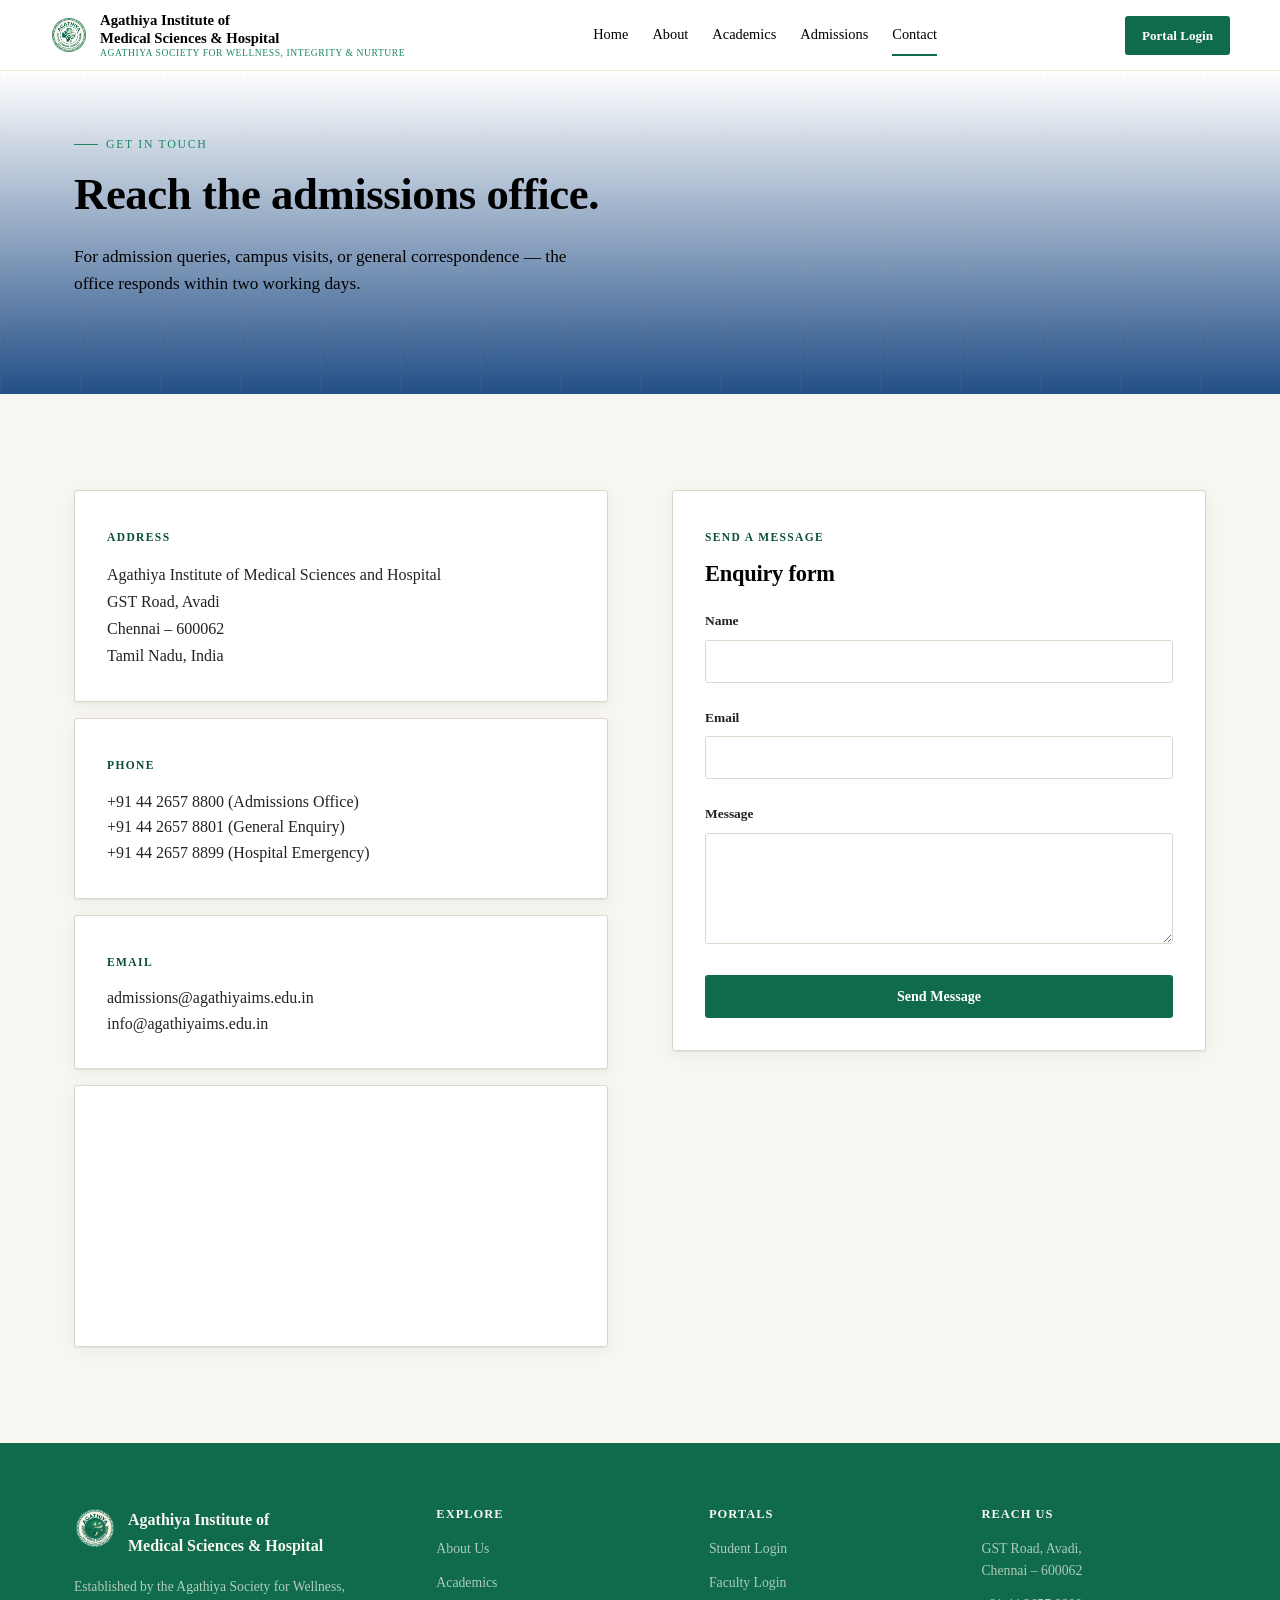
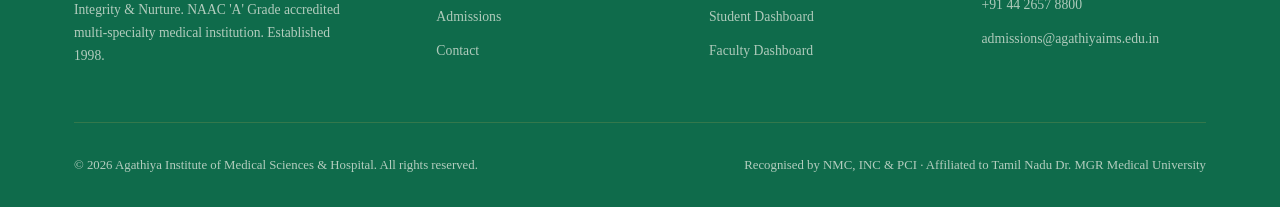
<file: contact.html>
<!DOCTYPE html>
<html lang="en">
<head>
<meta charset="UTF-8">
<meta name="viewport" content="width=device-width, initial-scale=1.0">
<title>Contact Us — Agathiya Institute of Medical Sciences &amp; Hospital</title>
<meta name="description" content="Contact Agathiya Institute of Medical Sciences and Hospital, Chennai — address, phone, email and enquiry form.">
<link rel="stylesheet" href="css/main.css">
</head>
<body>

<header class="site-header">
  <div class="container nav-row">
    <a href="index.html" class="brand">
      <img src="assets/logo.png" alt="Agathiya Institute of Medical Sciences and Hospital seal" class="seal">
      <span class="brand-text">
        <span class="name">Agathiya Institute of<br>Medical Sciences &amp; Hospital</span>
        <span class="sub">Agathiya Society for Wellness, Integrity &amp; Nurture</span>
      </span>
    </a>
    <nav class="main-nav" aria-label="Primary">
      <a href="index.html">Home</a>
      <a href="about.html">About</a>
      <a href="academics.html">Academics</a>
      <a href="admissions.html">Admissions</a>
      <a href="contact.html">Contact</a>
    </nav>
    <div class="nav-actions">
      <span data-auth-slot></span>
      <button class="nav-toggle" aria-label="Toggle menu" aria-expanded="false">☰</button>
    </div>
  </div>
  <nav class="mobile-nav" aria-label="Mobile">
    <a href="index.html">Home</a>
    <a href="about.html">About</a>
    <a href="academics.html">Academics</a>
    <a href="admissions.html">Admissions</a>
    <a href="contact.html">Contact</a>
    <a href="login.html">Portal Login</a>
  </nav>
</header>


<section class="hero" style="padding: var(--sp-16) 0;">
  <div class="container">
    <div class="hero-eyebrow">Get In Touch</div>
    <h1 style="font-size: clamp(1.8rem, 3.6vw, 2.8rem);">Reach the admissions office.</h1>
    <p class="hero-lede">For admission queries, campus visits, or general correspondence — the office responds within two working days.</p>
  </div>
</section>

<section>
  <div class="container">
    <div class="grid-2" style="align-items:start; gap: var(--sp-16);">
      <div>
        <div class="card mb-4">
          <span class="eyebrow">Address</span>
          <p style="margin-top:var(--sp-3); color:var(--charcoal); line-height:1.7;">Agathiya Institute of Medical Sciences and Hospital<br>GST Road, Avadi<br>Chennai – 600062<br>Tamil Nadu, India</p>
        </div>
        <div class="card mb-4">
          <span class="eyebrow">Phone</span>
          <p style="margin-top:var(--sp-3); color:var(--charcoal);">+91 44 2657 8800 (Admissions Office)<br>+91 44 2657 8801 (General Enquiry)<br>+91 44 2657 8899 (Hospital Emergency)</p>
        </div>
        <div class="card mb-4">
          <span class="eyebrow">Email</span>
          <p style="margin-top:var(--sp-3); color:var(--charcoal);">admissions@agathiyaims.edu.in<br>info@agathiyaims.edu.in</p>
        </div>
        <div class="card" style="padding:0; overflow:hidden;">
          <iframe
            title="Campus location map"
            width="100%"
            height="260"
            style="border:0; display:block;"
            loading="lazy"
            referrerpolicy="no-referrer-when-downgrade"
            src="https://www.google.com/maps?q=GST+Road,+Avadi,+Chennai,+Tamil+Nadu&output=embed">
          </iframe>
        </div>
      </div>

      <div class="form-card">
        <span class="eyebrow">Send a Message</span>
        <h2 style="margin: var(--sp-3) 0 var(--sp-6); font-size:1.4rem;">Enquiry form</h2>
        <div class="alert alert-success" id="contactSuccess">Thank you — your message has been recorded. We'll respond by email within two working days.</div>
        <form id="contactForm" novalidate>
          <div class="field">
            <label for="cName">Name</label>
            <input type="text" id="cName" required>
            <span class="field-error">Please enter your name.</span>
          </div>
          <div class="field">
            <label for="cEmail">Email</label>
            <input type="email" id="cEmail" required>
            <span class="field-error">Please enter a valid email address.</span>
          </div>
          <div class="field">
            <label for="cMessage">Message</label>
            <textarea id="cMessage" rows="5" required></textarea>
            <span class="field-error">Please enter a message (at least 10 characters).</span>
          </div>
          <button type="submit" class="btn btn-primary btn-block">Send Message</button>
        </form>
      </div>
    </div>
  </div>
</section>

<footer class="site-footer">
  <div class="container">
    <div class="footer-grid">
      <div>
        <div class="footer-brand">
          <img src="assets/logo.png" alt="Agathiya Institute of Medical Sciences and Hospital seal" width="42" height="42">
          <span class="name">Agathiya Institute of<br>Medical Sciences &amp; Hospital</span>
        </div>
        <p class="footer-about">Established by the Agathiya Society for Wellness, Integrity &amp; Nurture. NAAC 'A' Grade accredited multi-specialty medical institution. Established 1998.</p>
      </div>
      <div class="footer-col">
        <h4>Explore</h4>
        <a href="about.html">About Us</a>
        <a href="academics.html">Academics</a>
        <a href="admissions.html">Admissions</a>
        <a href="contact.html">Contact</a>
      </div>
      <div class="footer-col">
        <h4>Portals</h4>
        <a href="login.html">Student Login</a>
        <a href="login.html">Faculty Login</a>
        <a href="student-dashboard.html">Student Dashboard</a>
        <a href="faculty-dashboard.html">Faculty Dashboard</a>
      </div>
      <div class="footer-col">
        <h4>Reach Us</h4>
        <li>GST Road, Avadi,<br>Chennai – 600062</li>
        <li>+91 44 2657 8800</li>
        <li>admissions@agathiyaims.edu.in</li>
      </div>
    </div>
    <div class="footer-bottom">
      <span>© 2026 Agathiya Institute of Medical Sciences &amp; Hospital. All rights reserved.</span>
      <span>Recognised by NMC, INC &amp; PCI · Affiliated to Tamil Nadu Dr. MGR Medical University</span>
    </div>
  </div>
</footer>


<script src="js/data.js"></script>
<script>window.PCET = PCET;</script>
<script src="js/ui.js"></script>
<script>
  const cForm = document.getElementById("contactForm");
  const cSuccess = document.getElementById("contactSuccess");

  function validateField(input, testFn) {
    const errorEl = input.parentElement.querySelector(".field-error");
    const valid = testFn(input.value.trim());
    input.classList.toggle("error", !valid);
    if (errorEl) errorEl.classList.toggle("show", !valid);
    return valid;
  }

  cForm.addEventListener("submit", (e) => {
    e.preventDefault();
    cSuccess.classList.remove("show");

    const name = document.getElementById("cName");
    const email = document.getElementById("cEmail");
    const message = document.getElementById("cMessage");

    const validations = [
      validateField(name, v => v.length >= 2),
      validateField(email, v => /^[^\s@]+@[^\s@]+\.[^\s@]+$/.test(v)),
      validateField(message, v => v.length >= 10)
    ];

    if (!validations.every(Boolean)) return;

    PCET.submitContactMessage({
      type: "contact",
      name: name.value.trim(),
      email: email.value.trim(),
      message: message.value.trim()
    });

    cSuccess.classList.add("show");
    cForm.reset();
    cSuccess.scrollIntoView({ behavior: "smooth", block: "nearest" });
  });
</script>
</body>
</html>
</file>
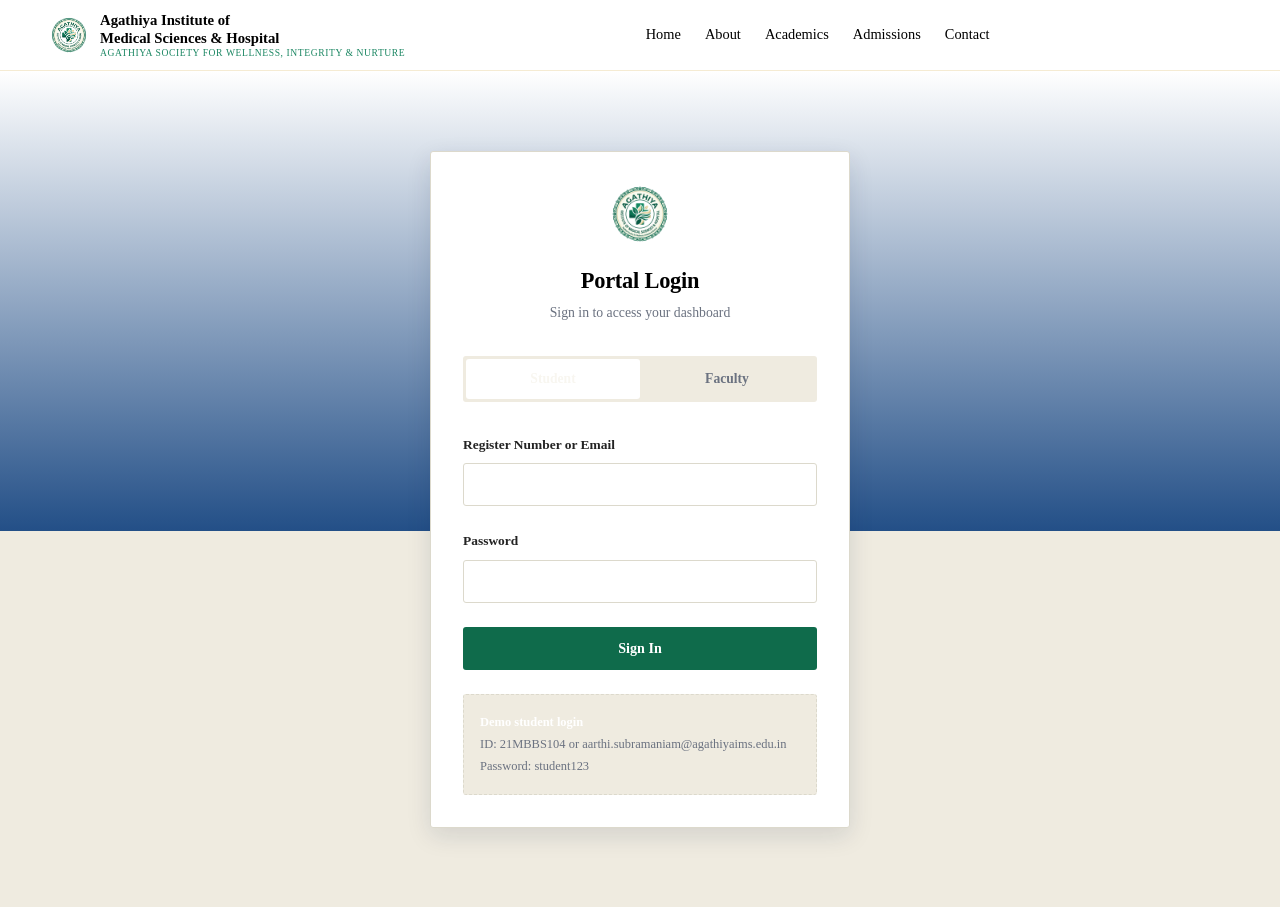
<file: faculty-dashboard.html>
<!DOCTYPE html>
<html>
<head>
<title>Faculty Dashboard — Agathiya Institute of Medical Sciences &amp; Hospital</title>
<link rel="stylesheet" href="css/main.css">
</head>
<body>

<header class="site-header">
  <div class="container nav-row">
    <a href="index.html" class="brand">
      <img src="assets/logo.png" alt="Agathiya Institute of Medical Sciences and Hospital seal" class="seal">
      <span class="brand-text">
        <span class="name">Agathiya Institute of<br>Medical Sciences &amp; Hospital</span>
        <span class="sub">Agathiya Society for Wellness, Integrity &amp; Nurture</span>
      </span>
    </a>
    <nav class="main-nav" aria-label="Primary">
      <a href="index.html">Home</a>
      <a href="about.html">About</a>
      <a href="academics.html">Academics</a>
      <a href="admissions.html">Admissions</a>
      <a href="contact.html">Contact</a>
    </nav>
    <div class="nav-actions">
      <button class="btn btn-ghost btn-sm" id="logoutBtn">Log Out</button>
      <button class="nav-toggle" aria-label="Toggle menu" aria-expanded="false">☰</button>
    </div>
  </div>
  <nav class="mobile-nav" aria-label="Mobile">
    <a href="index.html">Home</a>
    <a href="about.html">About</a>
    <a href="academics.html">Academics</a>
    <a href="admissions.html">Admissions</a>
    <a href="contact.html">Contact</a>
  </nav>
</header>

<div class="dash-shell">
  <aside class="dash-side">
    <div class="user-chip">
      <div class="av" id="userAv">--</div>
      <div>
        <div class="uname" id="userName">Loading…</div>
        <div class="urole">Faculty</div>
      </div>
    </div>
    <nav class="dash-nav">
      <a href="#overview" class="active">Overview</a>
      <a href="#courses">Assigned Courses</a>
      <a href="#attendance">Attendance Management</a>
      <a href="#marks">Marks Entry</a>
      <a href="#announce">Post Announcement</a>
    </nav>
  </aside>

  <main class="dash-main">
    <div class="dash-topbar">
      <div>
        <h1>Welcome, <span id="welcomeName">—</span></h1>
        <p class="text-slate mt-2" id="welcomeMeta" style="font-size:0.9rem;"></p>
      </div>
    </div>

    <div class="kpi-grid" id="overview">
      <div class="kpi-card">
        <div class="kpi-label">Courses Assigned</div>
        <div class="kpi-val" id="kpiCourses">—</div>
        <div class="kpi-sub">This semester</div>
      </div>
      <div class="kpi-card">
        <div class="kpi-label">Total Students</div>
        <div class="kpi-val" id="kpiStudents">—</div>
        <div class="kpi-sub">Across assigned sections</div>
      </div>
      <div class="kpi-card">
        <div class="kpi-label">Department</div>
        <div class="kpi-val" id="kpiDept" style="font-size:1.05rem;">—</div>
        <div class="kpi-sub" id="kpiDesig">—</div>
      </div>
      <div class="kpi-card">
        <div class="kpi-label">Pending Notices</div>
        <div class="kpi-val" id="kpiNotices">—</div>
        <div class="kpi-sub">Posted this month</div>
      </div>
    </div>

    <section class="tight" id="courses" style="padding-top:0;">
      <div class="section-head" style="margin-bottom:var(--sp-6);">
        <span class="eyebrow">This Semester</span>
        <h2 style="font-size:1.3rem; border:none; padding:0;">Assigned courses</h2>
      </div>
      <table class="data-table">
        <thead><tr><th>Code</th><th>Course</th><th>Section</th><th>Students</th></tr></thead>
        <tbody id="coursesBody"></tbody>
      </table>
    </section>

    <section class="tight" id="attendance">
      <div class="section-head" style="margin-bottom:var(--sp-6);">
        <span class="eyebrow">Quick Action</span>
        <h2 style="font-size:1.3rem; border:none; padding:0;">Attendance management</h2>
      </div>
      <div class="form-card">
        <div class="grid-2">
          <div class="field">
            <label for="attCourse">Select course</label>
            <select id="attCourse"></select>
          </div>
          <div class="field">
            <label for="attDate">Date</label>
            <input type="date" id="attDate">
          </div>
        </div>
        <button class="btn btn-primary" id="markAttBtn">Mark Today's Attendance</button>
        <div class="alert alert-success" id="attSuccess">Attendance recorded for the selected course and date.</div>
      </div>
    </section>

    <section class="tight" id="marks">
      <div class="section-head" style="margin-bottom:var(--sp-6);">
        <span class="eyebrow">Quick Action</span>
        <h2 style="font-size:1.3rem; border:none; padding:0;">Marks entry</h2>
      </div>
      <div class="form-card">
        <div class="grid-3">
          <div class="field">
            <label for="marksCourse">Course</label>
            <select id="marksCourse"></select>
          </div>
          <div class="field">
            <label for="marksRegNo">Student Register No.</label>
            <input type="text" id="marksRegNo" placeholder="e.g. 21MBBS104">
          </div>
          <div class="field">
            <label for="marksValue">Internal Marks (/50)</label>
            <input type="number" id="marksValue" min="0" max="50">
          </div>
        </div>
        <button class="btn btn-primary" id="saveMarksBtn">Save Marks</button>
        <div class="alert alert-success" id="marksSuccess">Marks saved for the entered student.</div>
      </div>
    </section>

    <section class="tight" id="announce">
      <div class="section-head" style="margin-bottom:var(--sp-6);">
        <span class="eyebrow">Notice Board</span>
        <h2 style="font-size:1.3rem; border:none; padding:0;">Post announcement</h2>
      </div>
      <div class="form-card">
        <div class="field">
          <label for="noticeTitle">Title</label>
          <input type="text" id="noticeTitle" placeholder="e.g. Clinical posting schedule revised for Friday">
        </div>
        <div class="field">
          <label for="noticeCategory">Category</label>
          <select id="noticeCategory">
            <option>Circular</option>
            <option>Exams</option>
            <option>Events</option>
            <option>Outreach</option>
          </select>
        </div>
        <button class="btn btn-primary" id="postNoticeBtn">Post to Notice Board</button>
        <div class="alert alert-success" id="noticeSuccess">Announcement posted to the public notice board.</div>
      </div>

      <table class="data-table mt-6">
        <thead><tr><th>Date</th><th>Title</th><th>Category</th></tr></thead>
        <tbody id="noticesBody"></tbody>
      </table>
    </section>
  </main>
</div>

<script src="js/data.js"></script>
<script>window.PCET = PCET;</script>
<script src="js/ui.js"></script>
<script>
  const user = PCET.requireAuth("faculty");

  function renderNotices() {
    const db = PCET.getDB();
    const sorted = [...db.notices].sort((a,b) => new Date(b.date) - new Date(a.date));
    document.getElementById("noticesBody").innerHTML = sorted.map(n => `
      <tr>
        <td style="font-family:var(--font-mono); font-size:0.8rem; color:var(--slate);">${n.date}</td>
        <td>${n.title}</td>
        <td><span class="badge badge-brass">${n.category}</span></td>
      </tr>
    `).join("");
    document.getElementById("kpiNotices").textContent = db.notices.filter(n => n.date.startsWith("2026-06")).length;
  }

  if (user) {
    const initials = user.name.split(" ").map(p => p[0]).join("").slice(0,2).toUpperCase();
    document.getElementById("userAv").textContent = initials;
    document.getElementById("userName").textContent = user.name;
    document.getElementById("welcomeName").textContent = user.name;
    document.getElementById("welcomeMeta").textContent = `${user.facultyId} · ${user.department}`;

    const db = PCET.getDB();
    document.getElementById("kpiCourses").textContent = db.assignedCourses.length;
    document.getElementById("kpiStudents").textContent = db.assignedCourses.reduce((s,c) => s + c.students, 0);
    document.getElementById("kpiDept").textContent = user.department.replace("School of ", "");
    document.getElementById("kpiDesig").textContent = user.designation;

    document.getElementById("coursesBody").innerHTML = db.assignedCourses.map(c => `
      <tr>
        <td><span class="badge badge-navy">${c.code}</span></td>
        <td>${c.course}</td>
        <td>${c.section}</td>
        <td>${c.students}</td>
      </tr>
    `).join("");

    const courseOptions = db.assignedCourses.map(c => `<option value="${c.code}">${c.course} (${c.section})</option>`).join("");
    document.getElementById("attCourse").innerHTML = courseOptions;
    document.getElementById("marksCourse").innerHTML = courseOptions;
    document.getElementById("attDate").value = new Date().toISOString().split("T")[0];

    renderNotices();
  }

  document.getElementById("markAttBtn").addEventListener("click", () => {
    document.getElementById("attSuccess").classList.add("show");
    setTimeout(() => document.getElementById("attSuccess").classList.remove("show"), 3000);
  });

  document.getElementById("saveMarksBtn").addEventListener("click", () => {
    const regNo = document.getElementById("marksRegNo").value.trim();
    const marks = document.getElementById("marksValue").value;
    if (!regNo || marks === "") {
      alert("Please enter a register number and marks value.");
      return;
    }
    document.getElementById("marksSuccess").classList.add("show");
    document.getElementById("marksRegNo").value = "";
    document.getElementById("marksValue").value = "";
    setTimeout(() => document.getElementById("marksSuccess").classList.remove("show"), 3000);
  });

  document.getElementById("postNoticeBtn").addEventListener("click", () => {
    const title = document.getElementById("noticeTitle").value.trim();
    const category = document.getElementById("noticeCategory").value;
    if (!title) {
      alert("Please enter a notice title.");
      return;
    }
    const db = PCET.getDB();
    db.notices.unshift({
      id: Date.now(),
      title,
      category,
      date: new Date().toISOString().split("T")[0]
    });
    PCET.saveDB(db);
    document.getElementById("noticeTitle").value = "";
    document.getElementById("noticeSuccess").classList.add("show");
    renderNotices();
    setTimeout(() => document.getElementById("noticeSuccess").classList.remove("show"), 3000);
  });

  document.getElementById("logoutBtn").addEventListener("click", () => {
    PCET.logout();
    window.location.href = "index.html";
  });
</script>
</body>
</html>
</file>
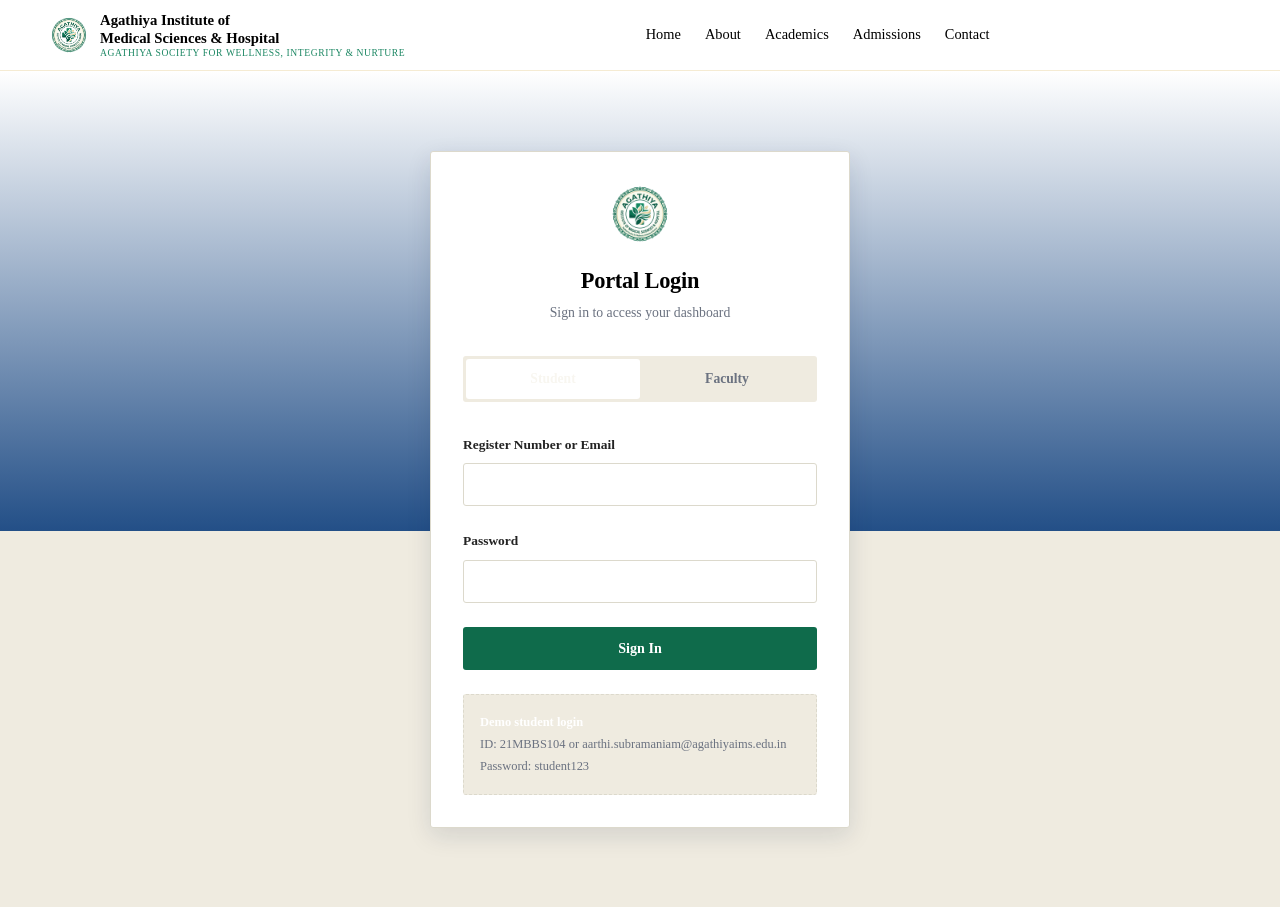
<file: login.html>
<!DOCTYPE html>
<html lang="en">
<head>
<meta charset="UTF-8">
<meta name="viewport" content="width=device-width, initial-scale=1.0">
<title>Portal Login — Agathiya Institute of Medical Sciences &amp; Hospital</title>
<link rel="stylesheet" href="css/main.css">
<style>
  .login-shell {
    min-height: calc(100vh - 64px);
    display: flex;
    align-items: center;
    justify-content: center;
    padding: var(--sp-12) var(--sp-6);
    background: linear-gradient(180deg, var(--navy-900) 0%, var(--navy-800) 55%, var(--ivory-dim) 55%);
  }
  .login-card {
    width: 100%;
    max-width: 420px;
    background: var(--white);
    border-radius: var(--radius);
    box-shadow: var(--shadow-lift);
    padding: var(--sp-8);
    border: 1px solid var(--line);
  }
  .login-seal { display:flex; justify-content:center; margin-bottom: var(--sp-6); }
  .role-toggle {
    display: flex;
    background: var(--ivory-dim);
    border-radius: var(--radius);
    padding: 3px;
    margin-bottom: var(--sp-8);
  }
  .role-toggle button {
    flex: 1;
    background: transparent;
    border: none;
    padding: var(--sp-3);
    font-size: 0.85rem;
    font-weight: 600;
    color: var(--slate);
    border-radius: var(--radius);
    transition: background 0.15s, color 0.15s;
  }
  .role-toggle button.active {
    background: var(--navy-900);
    color: var(--ivory);
  }
  .demo-box {
    background: var(--ivory-dim);
    border: 1px dashed var(--line);
    border-radius: var(--radius);
    padding: var(--sp-4);
    font-size: 0.78rem;
    color: var(--slate);
    margin-top: var(--sp-6);
    font-family: var(--font-mono);
    line-height: 1.8;
  }
  .demo-box strong { color: var(--navy-900); }
</style>
</head>
<body>

<header class="site-header">
  <div class="container nav-row">
    <a href="index.html" class="brand">
      <img src="assets/logo.png" alt="Agathiya Institute of Medical Sciences and Hospital seal" class="seal">
      <span class="brand-text">
        <span class="name">Agathiya Institute of<br>Medical Sciences &amp; Hospital</span>
        <span class="sub">Agathiya Society for Wellness, Integrity &amp; Nurture</span>
      </span>
    </a>
    <nav class="main-nav" aria-label="Primary">
      <a href="index.html">Home</a>
      <a href="about.html">About</a>
      <a href="academics.html">Academics</a>
      <a href="admissions.html">Admissions</a>
      <a href="contact.html">Contact</a>
    </nav>
    <div class="nav-actions">
      <button class="nav-toggle" aria-label="Toggle menu" aria-expanded="false">☰</button>
    </div>
  </div>
  <nav class="mobile-nav" aria-label="Mobile">
    <a href="index.html">Home</a>
    <a href="about.html">About</a>
    <a href="academics.html">Academics</a>
    <a href="admissions.html">Admissions</a>
    <a href="contact.html">Contact</a>
  </nav>
</header>

<div class="login-shell">
  <div class="login-card">
    <div class="login-seal">
      <img src="assets/logo.png" alt="Agathiya Institute of Medical Sciences and Hospital seal" width="60" height="60">
    </div>
    <h1 style="text-align:center; font-size:1.4rem; margin-bottom:var(--sp-2);">Portal Login</h1>
    <p class="text-slate text-center" style="font-size:0.86rem; margin-bottom:var(--sp-8);">Sign in to access your dashboard</p>

    <div class="role-toggle">
      <button type="button" class="active" data-role="student">Student</button>
      <button type="button" data-role="faculty">Faculty</button>
    </div>

    <div class="alert alert-error" id="loginError"></div>

    <form id="loginForm" novalidate>
      <div class="field">
        <label for="loginId" id="loginIdLabel">Register Number or Email</label>
        <input type="text" id="loginId" autocomplete="username" required>
      </div>
      <div class="field">
        <label for="loginPw">Password</label>
        <input type="password" id="loginPw" autocomplete="current-password" required>
      </div>
      <button type="submit" class="btn btn-primary btn-block">Sign In</button>
    </form>

    <div class="demo-box" id="demoBox">
      <strong>Demo student login</strong><br>
      ID: 21MBBS104 or aarthi.subramaniam@agathiyaims.edu.in<br>
      Password: student123
    </div>
  </div>
</div>

<script src="js/data.js"></script>
<script>window.PCET = PCET;</script>
<script src="js/ui.js"></script>
<script>
  let currentRole = "student";
  const roleButtons = document.querySelectorAll(".role-toggle button");
  const loginIdLabel = document.getElementById("loginIdLabel");
  const demoBox = document.getElementById("demoBox");
  const loginError = document.getElementById("loginError");

  function updateRoleUI() {
    roleButtons.forEach(b => b.classList.toggle("active", b.dataset.role === currentRole));
    if (currentRole === "student") {
      loginIdLabel.textContent = "Register Number or Email";
      demoBox.innerHTML = "<strong>Demo student login</strong><br>ID: 21MBBS104 or aarthi.subramaniam@agathiyaims.edu.in<br>Password: student123";
    } else {
      loginIdLabel.textContent = "Faculty ID or Email";
      demoBox.innerHTML = "<strong>Demo faculty login</strong><br>ID: FAC-0231 or r.meenakshi@agathiyaims.edu.in<br>Password: faculty123";
    }
  }

  roleButtons.forEach(btn => {
    btn.addEventListener("click", () => {
      currentRole = btn.dataset.role;
      loginError.classList.remove("show");
      updateRoleUI();
    });
  });

  document.getElementById("loginForm").addEventListener("submit", (e) => {
    e.preventDefault();
    const id = document.getElementById("loginId").value.trim();
    const pw = document.getElementById("loginPw").value;
    const result = PCET.login(id, pw, currentRole);
    if (!result.ok) {
      loginError.textContent = result.error;
      loginError.classList.add("show");
      return;
    }
    window.location.href = currentRole === "student" ? "student-dashboard.html" : "faculty-dashboard.html";
  });

  updateRoleUI();

  // If already logged in, redirect straight to dashboard
  const existing = PCET.getSession();
  if (existing) {
    window.location.href = existing.role === "faculty" ? "faculty-dashboard.html" : "student-dashboard.html";
  }
</script>
</body>
</html>
</file>
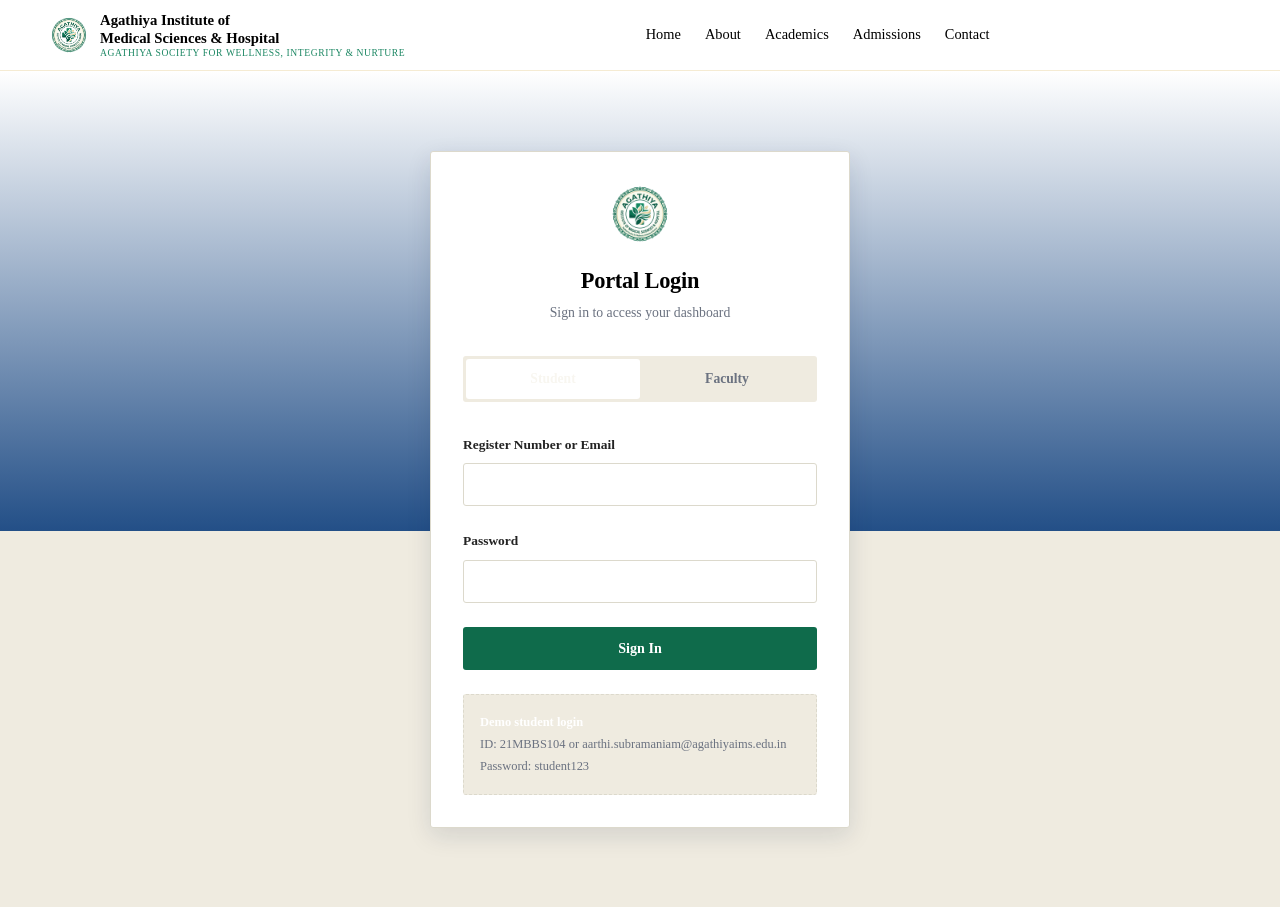
<file: student-dashboard.html>
<!DOCTYPE html>
<html lang="en">
<head>
<meta charset="UTF-8">
<meta name="viewport" content="width=device-width, initial-scale=1.0">
<title>Student Dashboard — Agathiya Institute of Medical Sciences &amp; Hospital</title>
<link rel="stylesheet" href="css/main.css">
</head>
<body>

<header class="site-header">
  <div class="container nav-row">
    <a href="index.html" class="brand">
      <img src="assets/logo.png" alt="Agathiya Institute of Medical Sciences and Hospital seal" class="seal">
      <span class="brand-text">
        <span class="name">Agathiya Institute of<br>Medical Sciences &amp; Hospital</span>
        <span class="sub">Agathiya Society for Wellness, Integrity &amp; Nurture</span>
      </span>
    </a>
    <nav class="main-nav" aria-label="Primary">
      <a href="index.html">Home</a>
      <a href="about.html">About</a>
      <a href="academics.html">Academics</a>
      <a href="admissions.html">Admissions</a>
      <a href="contact.html">Contact</a>
    </nav>
    <div class="nav-actions">
      <button class="btn btn-ghost btn-sm" id="logoutBtn">Log Out</button>
      <button class="nav-toggle" aria-label="Toggle menu" aria-expanded="false">☰</button>
    </div>
  </div>
  <nav class="mobile-nav" aria-label="Mobile">
    <a href="index.html">Home</a>
    <a href="about.html">About</a>
    <a href="academics.html">Academics</a>
    <a href="admissions.html">Admissions</a>
    <a href="contact.html">Contact</a>
  </nav>
</header>

<div class="dash-shell">
  <aside class="dash-side">
    <div class="user-chip">
      <div class="av" id="userAv">--</div>
      <div>
        <div class="uname" id="userName">Loading…</div>
        <div class="urole">Student</div>
      </div>
    </div>
    <nav class="dash-nav">
      <a href="#overview" class="active">Overview</a>
      <a href="#attendance">Attendance</a>
      <a href="#results">Semester Results</a>
      <a href="#fees">Fee Status</a>
      <a href="#documents">Hall Ticket &amp; Certificates</a>
    </nav>
  </aside>

  <main class="dash-main">
    <div class="dash-topbar">
      <div>
        <h1>Welcome back, <span id="welcomeName">—</span></h1>
        <p class="text-slate mt-2" id="welcomeMeta" style="font-size:0.9rem;"></p>
      </div>
    </div>

    <div class="kpi-grid" id="overview">
      <div class="kpi-card">
        <div class="kpi-label">Overall Attendance</div>
        <div class="kpi-val" id="kpiAttendance">—</div>
        <div class="kpi-sub">Across 5 registered courses</div>
      </div>
      <div class="kpi-card">
        <div class="kpi-label">Current Semester</div>
        <div class="kpi-val" id="kpiSemester">—</div>
        <div class="kpi-sub">Academic year 2025–26</div>
      </div>
      <div class="kpi-card">
        <div class="kpi-label">Fee Status</div>
        <div class="kpi-val" id="kpiFee">—</div>
        <div class="kpi-sub" id="kpiFeeSub">—</div>
      </div>
      <div class="kpi-card">
        <div class="kpi-label">Best Internal Score</div>
        <div class="kpi-val" id="kpiBest">—</div>
        <div class="kpi-sub" id="kpiBestSub">—</div>
      </div>
    </div>

    <section class="tight" id="attendance" style="padding-top:0;">
      <div class="section-head" style="margin-bottom:var(--sp-6);">
        <span class="eyebrow">Course-wise</span>
        <h2 style="font-size:1.3rem; border:none; padding:0;">Attendance</h2>
      </div>
      <table class="data-table">
        <thead><tr><th>Code</th><th>Course</th><th>Attendance</th></tr></thead>
        <tbody id="attendanceBody"></tbody>
      </table>
    </section>

    <section class="tight" id="results">
      <div class="section-head" style="margin-bottom:var(--sp-6);">
        <span class="eyebrow">CIA Marks</span>
        <h2 style="font-size:1.3rem; border:none; padding:0;">Semester results</h2>
      </div>
      <table class="data-table">
        <thead><tr><th>Code</th><th>Course</th><th>Internal Marks</th><th>Grade</th></tr></thead>
        <tbody id="resultsBody"></tbody>
      </table>
    </section>

    <section class="tight" id="fees">
      <div class="section-head" style="margin-bottom:var(--sp-6);">
        <span class="eyebrow">Account</span>
        <h2 style="font-size:1.3rem; border:none; padding:0;">Fee status</h2>
      </div>
      <div class="grid-3">
        <div class="kpi-card"><div class="kpi-label">Total Payable</div><div class="kpi-val" id="feeTotal">—</div></div>
        <div class="kpi-card"><div class="kpi-label">Paid</div><div class="kpi-val" id="feePaid">—</div></div>
        <div class="kpi-card"><div class="kpi-label">Due</div><div class="kpi-val" id="feeDue">—</div></div>
      </div>
    </section>

    <section class="tight" id="documents">
      <div class="section-head" style="margin-bottom:var(--sp-6);">
        <span class="eyebrow">Downloads</span>
        <h2 style="font-size:1.3rem; border:none; padding:0;">Hall ticket &amp; certificates</h2>
      </div>
      <div class="grid-3">
        <div class="card">
          <h3 style="font-size:1rem;">Hall Ticket</h3>
          <p class="text-slate mt-2" style="font-size:0.85rem;">End semester examination, May 2026</p>
          <button class="btn btn-outline-navy btn-sm mt-4" id="downloadHall">Download</button>
        </div>
        <div class="card">
          <h3 style="font-size:1rem;">Bonafide Certificate</h3>
          <p class="text-slate mt-2" style="font-size:0.85rem;">For scholarship / bank loan purposes</p>
          <button class="btn btn-outline-navy btn-sm mt-4" id="downloadBonafide">Request</button>
        </div>
        <div class="card">
          <h3 style="font-size:1rem;">Course Registration</h3>
          <p class="text-slate mt-2" style="font-size:0.85rem;">Register electives for next semester</p>
          <button class="btn btn-outline-navy btn-sm mt-4" id="registerCourse">Register</button>
        </div>
      </div>
    </section>
  </main>
</div>

<script src="js/data.js"></script>
<script>window.PCET = PCET;</script>
<script src="js/ui.js"></script>
<script>
  const user = PCET.requireAuth("student");

  if (user) {
    const initials = user.name.split(" ").map(p => p[0]).join("").slice(0,2).toUpperCase();
    document.getElementById("userAv").textContent = initials;
    document.getElementById("userName").textContent = user.name;
    document.getElementById("welcomeName").textContent = user.name.split(" ")[0];
    document.getElementById("welcomeMeta").textContent = `${user.regNo} · ${user.department} · ${user.year}`;

    const db = PCET.getDB();

    // Attendance
    const avg = Math.round(db.attendance.reduce((s, a) => s + a.percent, 0) / db.attendance.length);
    document.getElementById("kpiAttendance").textContent = avg + "%";
    document.getElementById("attendanceBody").innerHTML = db.attendance.map(a => `
      <tr>
        <td><span class="badge badge-navy">${a.code}</span></td>
        <td>${a.course}</td>
        <td>${a.percent}%</td>
      </tr>
    `).join("");

    document.getElementById("kpiSemester").textContent = "Sem " + user.semester;

    // Results
    document.getElementById("resultsBody").innerHTML = db.results.map(r => `
      <tr>
        <td><span class="badge badge-navy">${r.code}</span></td>
        <td>${r.course}</td>
        <td>${r.internal} / ${r.max}</td>
        <td><span class="badge badge-forest">${r.grade}</span></td>
      </tr>
    `).join("");

    const best = db.results.reduce((a, b) => a.internal > b.internal ? a : b);
    document.getElementById("kpiBest").textContent = best.internal + "/" + best.max;
    document.getElementById("kpiBestSub").textContent = best.course;

    // Fees
    const fee = db.feeStatus;
    document.getElementById("feeTotal").textContent = "₹" + fee.total.toLocaleString("en-IN");
    document.getElementById("feePaid").textContent = "₹" + fee.paid.toLocaleString("en-IN");
    document.getElementById("feeDue").textContent = "₹" + fee.due.toLocaleString("en-IN");
    document.getElementById("kpiFee").textContent = fee.due === 0 ? "Paid" : "₹" + fee.due.toLocaleString("en-IN") + " due";
    document.getElementById("kpiFeeSub").textContent = fee.due === 0 ? "Last paid " + fee.lastPaymentDate : "Payment pending";
  }

  document.getElementById("logoutBtn").addEventListener("click", () => {
    PCET.logout();
    window.location.href = "index.html";
  });

  ["downloadHall", "downloadBonafide", "registerCourse"].forEach(id => {
    document.getElementById(id).addEventListener("click", () => {
      alert("This is a prototype dashboard — document generation isn't wired up to a real backend yet.");
    });
  });
</script>
</body>
</html>
</file>
<file: css/main.css>
/* ============================================================
   AGATHIYA INSTITUTE OF MEDICAL SCIENCES & HOSPITAL
   ============================================================ */

@import url('https://fonts.googleapis.com/css2?family=Source+Serif+4:opsz,wght@8..60,400;8..60,500;8..60,600;8..60,700&family=Inter:wght@400;500;600;700&family=JetBrains+Mono:wght@400;500;600&display=swap');

:root {
  /* Color tokens */
  --navy-900: #FFFFFF;
  --navy-800: #234F87;
  --navy-700: #2C5D9A;
  --ivory: #F8F6F0;
  --ivory-dim: #EFEBE0;
  --brass: #0F6B4B;
  --brass-light: #1C8763;
  --brass-dim: #0B4F38;
  --forest: #0F6B4B;
  --forest-light: #1C8763;
  --charcoal: #232323;
  --slate: #6B7280;
  --slate-light: #9CA3AF;
  --line: #DCD9CC;
  --white: #FFFFFF;
  --error: #B3261E;
  --error-bg: #FBEAEA;
  --success-bg: #E6F2EC;

  /* Type */
  --font-display: 'Times New Roman';
  --font-body: 'Times New Roman', -apple-system, sans-serif;
  --font-mono: 'Times New Roman', 'Courier New', monospace;

  /* Spacing scale */
  --sp-1: 0.25rem;
  --sp-2: 0.5rem;
  --sp-3: 0.75rem;
  --sp-4: 1rem;
  --sp-6: 1.5rem;
  --sp-8: 2rem;
  --sp-12: 3rem;
  --sp-16: 4rem;
  --sp-24: 6rem;

  --radius: 3px;
  --shadow-card: 0 1px 2px rgba(15, 35, 66, 0.06), 0 4px 16px rgba(15, 35, 66, 0.05);
  --shadow-lift: 0 8px 24px rgba(15, 35, 66, 0.12);

  --maxw: 1180px;
}

* { box-sizing: border-box; margin: 0; padding: 0; }

html { scroll-behavior: smooth; }

@media (prefers-reduced-motion: reduce) {
  html { scroll-behavior: auto; }
  *, *::before, *::after {
    animation-duration: 0.01ms !important;
    animation-iteration-count: 1 !important;
    transition-duration: 0.01ms !important;
  }
}
/* ============ INFRASTRUCTURE IMAGES ============ */
.infra-img {
  width: 100%;
  height: 180px;
  object-fit: cover;
  border-radius: 3px;
  margin-bottom: 0.75rem;
  display: block;
}

body {
  font-family: var(--font-body);
  color: var(--charcoal);
  background: var(--ivory);
  line-height: 1.6;
  -webkit-font-smoothing: antialiased;
}

img { max-width: 100%; display: block; }
a { color: inherit; text-decoration: none; }
button { font-family: inherit; cursor: pointer; }
ul { list-style: none; }

h1, h2, h3, h4 {
  font-family: var(--font-display);
  color: #000000;
  font-weight: 600;
  line-height: 1.15;
  letter-spacing: -0.01em;
}

:focus-visible {
  outline: 2px solid var(--brass);
  outline-offset: 3px;
}

.container {
  max-width: var(--maxw);
  margin: 0 auto;
  padding: 0 var(--sp-6);
}

.eyebrow {
  font-family: var(--font-mono);
  font-size: 0.72rem;
  letter-spacing: 0.12em;
  text-transform: uppercase;
  color: var(--brass-dim);
  font-weight: 600;
}

.section-head {
  margin-bottom: var(--sp-12);
}

.section-head .eyebrow { margin-bottom: var(--sp-3); display: block; }

.section-head h2 {
  font-size: clamp(1.8rem, 3vw, 2.5rem);
  border-bottom: 2px solid var(--brass);
  padding-bottom: var(--sp-4);
  display: inline-block;
}

.section-head p {
  color: var(--slate);
  max-width: 640px;
  margin-top: var(--sp-4);
}

section { padding: var(--sp-24) 0; }
section.tight { padding: var(--sp-16) 0; }

/* ============ HEADER / NAV ============ */
.site-header {
  background: var(--navy-900);
  position: sticky;
  top: 0;
  z-index: 100;
  border-bottom: 1px solid rgba(216, 175, 79, 0.25);
}

.nav-row {
  display: flex;
  align-items: center;
  justify-content: space-between;
  padding: var(--sp-3) 0;
  gap: var(--sp-6);
}

.brand {
  display: flex;
  align-items: center;
  gap: var(--sp-3);
  color: var(--ivory);
}

.seal {
  width: 38px;
  height: 38px;
  flex-shrink: 0;
  object-fit: contain;
}

.brand-text {
  display: flex;
  flex-direction: column;
  line-height: 1.15;
}

.brand-text .name {
  font-family: var(--font-display);
  font-weight: 600;
  font-size: 0.92rem;
  color: #000000;
  line-height: 1.2;
}

.brand-text .sub {
  font-family: var(--font-mono);
  font-size: 0.6rem;
  letter-spacing: 0.06em;
  color: var(--brass-light);
  text-transform: uppercase;
}

.main-nav {
  display: flex;
  align-items: center;
  gap: var(--sp-6);
}

.main-nav a {
  color: #000000;
  font-size: 0.9rem;
  font-weight: 500;
  padding: var(--sp-2) 0;
  border-bottom: 2px solid transparent;
  transition: color 0.15s, border-color 0.15s;
}

.main-nav a:hover,
.main-nav a[aria-current="page"] {
  color: #000000;
  border-bottom-color: var(--brass);
}

.nav-actions {
  display: flex;
  align-items: center;
  gap: var(--sp-3);
}

.nav-toggle {
  display: none;
  background: transparent;
  border: 1px solid rgba(250,247,240,0.3);
  color: var(--ivory);
  padding: var(--sp-2) var(--sp-3);
  border-radius: var(--radius);
}

/* ============ BUTTONS ============ */
.btn {
  display: inline-flex;
  align-items: center;
  justify-content: center;
  gap: var(--sp-2);
  padding: var(--sp-3) var(--sp-6);
  font-size: 0.88rem;
  font-weight: 600;
  border-radius: var(--radius);
  border: 1px solid transparent;
  transition: transform 0.12s ease, box-shadow 0.12s ease, background 0.15s, color 0.15s, border-color 0.15s;
  white-space: nowrap;
}

.btn-primary {
  background: var(--brass);
  color: var(--navy-900);
}
.btn-primary:hover { background: var(--brass-light); transform: translateY(-1px); box-shadow: var(--shadow-lift); }

.btn-ghost {
  background: transparent;
  
  color: var(--black);
}
.btn-ghost:hover { color: var(--black); }

.btn-outline-navy {
  background: transparent;
  border-color: var(--navy-900);
  color: var(--navy-900);
}
.btn-outline-navy:hover { background: var(--navy-900); color: var(--ivory); }

.btn-block { width: 100%; }
.btn-sm { padding: var(--sp-2) var(--sp-4); font-size: 0.82rem; }

/* ============ HERO ============ */
.hero {
  background:
    linear-gradient(180deg, var(--navy-900) 0%, var(--navy-800) 100%);
  color: var(--ivory);
  position: relative;
  overflow: hidden;
  padding: var(--sp-24) 0 var(--sp-16);
}

.hero::before {
  content: "";
  position: absolute;
  inset: 0;
  background-image:
    repeating-linear-gradient(90deg, rgba(216,175,79,0.05) 0px, rgba(216,175,79,0.05) 1px, transparent 1px, transparent 80px);
  pointer-events: none;
}

.hero-grid {
  display: grid;
  grid-template-columns: 1.1fr 0.9fr;
  gap: var(--sp-16);
  align-items: center;
  position: relative;
}

.hero-eyebrow {
  font-family: var(--font-mono);
  font-size: 0.74rem;
  letter-spacing: 0.14em;
  text-transform: uppercase;
  color: var(--brass-light);
  margin-bottom: var(--sp-4);
  display: flex;
  align-items: center;
  gap: var(--sp-2);
}

.hero-eyebrow::before {
  content: "";
  width: 24px;
  height: 1px;
  background: var(--brass-light);
}

.hero h1 {
  color: #000000;
  font-size: clamp(2.2rem, 4.4vw, 3.6rem);
  line-height: 1.08;
  margin-bottom: var(--sp-6);
}

.hero h1 em {
  font-style: normal;
  color: var(--brass-light);
}

.hero-lede {
  color: #000000;
  font-size: 1.08rem;
  max-width: 520px;
  margin-bottom: var(--sp-8);
}

.hero-ctas {
  display: flex;
  gap: var(--sp-4);
  flex-wrap: wrap;
}

.hero-seal-wrap {
  display: flex;
  justify-content: center;
  align-items: center;
  position: relative;
}

.hero-seal {
  width: min(320px, 80%);
  height: auto;
}

/* ============ STATS STRIP ============ */
.stats-strip {
  background: var(--navy-800);
  border-top: 1px solid rgba(216,175,79,0.2);
}

.stats-row {
  display: grid;
  grid-template-columns: repeat(4, 1fr);
}

.stat {
  padding: var(--sp-8) var(--sp-6);
  border-left: 1px solid rgba(216,175,79,0.15);
  text-align: center;
}
.stat:first-child { border-left: none; }

.stat .num {
  font-family: 'Times New Roman', Times, serif;
  font-size: clamp(1.6rem, 2.6vw, 2.3rem);
  font-weight: 600;
  color: #000000;
  display: block;
}

.stat .label {
  font-size: 0.78rem;
  color: rgba(250,247,240,0.65);
  margin-top: var(--sp-2);
  letter-spacing: 0.02em;
}

/* ============ CARDS ============ */
.card {
  background: var(--white);
  border: 1px solid var(--line);
  border-radius: var(--radius);
  padding: var(--sp-8);
  box-shadow: var(--shadow-card);
  transition: transform 0.18s ease, box-shadow 0.18s ease, border-color 0.18s ease;
}

.card:hover {
  transform: translateY(-3px);
  box-shadow: var(--shadow-lift);
  border-color: var(--brass-light);
}

.grid-3 {
  display: grid;
  grid-template-columns: repeat(3, 1fr);
  gap: var(--sp-6);
}

.grid-2 {
  display: grid;
  grid-template-columns: repeat(2, 1fr);
  gap: var(--sp-6);
}

.grid-4 {
  display: grid;
  grid-template-columns: repeat(4, 1fr);
  gap: var(--sp-6);
}

/* ============ NEWS TICKER ============ */
.ticker-bar {
  background: var(--brass);
  color: var(--navy-900);
  overflow: hidden;
  white-space: nowrap;
}

.ticker-inner {
  display: inline-flex;
  align-items: center;
  gap: var(--sp-12);
  padding: var(--sp-2) 0;
  animation: ticker 32s linear infinite;
}

.ticker-bar:hover .ticker-inner { animation-play-state: paused; }

@keyframes ticker {
  0% { transform: translateX(0); }
  100% { transform: translateX(-50%); }
}

.ticker-item {
  font-family: var(--font-mono);
  font-size: 0.8rem;
  font-weight: 600;
  display: inline-flex;
  align-items: center;
  gap: var(--sp-2);
}

.ticker-item::before { content: "●"; font-size: 0.5rem; }

/* ============ SECTION VARIANTS ============ */
.section-alt { background: var(--ivory-dim); }
.section-navy {
  background: var(--navy-900);
  color: var(--ivory);
}
.section-navy h2, .section-navy h3 { color: #000000; }
.section-navy .section-head p { color: rgba(250,247,240,0.65); }

/* ============ DEPARTMENT / COURSE LEDGER ============ */
.ledger {
  border: 1px solid var(--line);
  border-radius: var(--radius);
  overflow: hidden;
  background: var(--white);
}

.ledger-row {
  display: grid;
  grid-template-columns: 110px 1fr auto;
  gap: var(--sp-6);
  align-items: center;
  padding: var(--sp-5) var(--sp-6);
  border-bottom: 1px solid var(--line);
  transition: background 0.15s;
}
.ledger-row:last-child { border-bottom: none; }
.ledger-row:hover { background: var(--ivory-dim); }

.ledger-code {
  font-family: var(--font-mono);
  font-size: 0.78rem;
  color: var(--forest);
  font-weight: 600;
  background: var(--success-bg);
  padding: var(--sp-1) var(--sp-2);
  border-radius: var(--radius);
  text-align: center;
}

.ledger-title { font-weight: 600; color: var(--black); }
.ledger-meta { font-size: 0.84rem; color: var(--slate); margin-top: 2px; }

/* ============ TESTIMONIALS ============ */
.testi-card {
  background: var(--brass);
  border-left: 3px solid var(--brass);
  padding: var(--sp-8);
  border-radius: var(--radius);
}

.testi-quote {
  font-family: var(--font-display);
  font-size: 1.08rem;
  color: var(--navy-900);
  margin-bottom: var(--sp-6);
  line-height: 1.5;
}

.testi-person { display: flex; align-items: center; gap: var(--sp-3); }

.testi-avatar {
  width: 42px; height: 42px;
  border-radius: 50%;
  background: var(--navy-900);
  color: var(--brass-light);
  display: flex; align-items: center; justify-content: center;
  font-family: var(--font-mono);
  font-weight: 600;
  font-size: 0.9rem;
}

.testi-name { font-weight: 600; font-size: 0.9rem; color: var(--navy-900); }
.testi-role { font-size: 0.78rem; color: var(--white); }

/* ============ FORMS ============ */
.field { margin-bottom: var(--sp-6); }

.field label {
  display: block;
  font-size: 0.84rem;
  font-weight: 600;
  color: var(--grey);
  margin-bottom: var(--sp-2);
}

.field .hint {
  font-size: 0.76rem;
  color: var(--slate);
  margin-top: var(--sp-1);
}

.field input,
.field select,
.field textarea {
  width: 100%;
  padding: var(--sp-3) var(--sp-4);
  border: 1px solid var(--line);
  border-radius: var(--radius);
  font-family: var(--font-body);
  font-size: 0.92rem;
  background: var(--white);
  color: var(--charcoal);
  transition: border-color 0.15s, box-shadow 0.15s;
}

.field input:focus,
.field select:focus,
.field textarea:focus {
  outline: none;
  border-color: var(--brass);
  box-shadow: 0 0 0 3px rgba(184, 134, 46, 0.15);
}

.field input.error, .field select.error { border-color: var(--error); }
.field-error {
  font-size: 0.78rem;
  color: var(--error);
  margin-top: var(--sp-1);
  display: none;
}
.field-error.show { display: block; }

.form-card {
  background: var(--white);
  border: 1px solid var(--line);
  border-radius: var(--radius);
  padding: var(--sp-8);
  box-shadow: var(--shadow-card);
}

.alert {
  padding: var(--sp-4) var(--sp-5);
  border-radius: var(--radius);
  font-size: 0.88rem;
  margin-bottom: var(--sp-6);
  display: none;
}
.alert.show { display: block; }
.alert-success { background: var(--success-bg); color: var(--forest); border: 1px solid var(--forest-light); }
.alert-error { background: var(--error-bg); color: var(--error); border: 1px solid var(--error); }

/* ============ TABS ============ */
.tabs {
  display: flex;
  gap: var(--sp-2);
  border-bottom: 1px solid var(--line);
  margin-bottom: var(--sp-8);
  flex-wrap: wrap;
}

.tab-btn {
  background: transparent;
  border: none;
  padding: var(--sp-3) var(--sp-5);
  font-size: 0.88rem;
  font-weight: 600;
  color: var(--slate);
  border-bottom: 2px solid transparent;
  margin-bottom: -1px;
  transition: color 0.15s, border-color 0.15s;
}
.tab-btn:hover { color: var(--navy-900); }
.tab-btn.active { color: var(--navy-900); border-bottom-color: var(--brass); }
.tab-panel { display: none; }
.tab-panel.active { display: block; animation: fadein 0.25s ease; }

@keyframes fadein {
  from { opacity: 0; transform: translateY(4px); }
  to { opacity: 1; transform: translateY(0); }
}

/* ============ BADGE ============ */
.badge {
  display: inline-flex;
  align-items: center;
  gap: 6px;
  font-family: var(--font-mono);
  font-size: 0.7rem;
  font-weight: 600;
  letter-spacing: 0.04em;
  text-transform: uppercase;
  padding: var(--sp-1) var(--sp-3);
  border-radius: 100px;
}
.badge-navy { background: rgba(15,35,66,0.08); color: var(--brass-dim); }
.badge-brass { background: rgba(184,134,46,0.12); color: var(--brass-dim); }
.badge-forest { background: var(--success-bg); color: var(--forest); }

/* ============ FOOTER ============ */
.site-footer {
  background: var(--brass);
  color: rgba(250,247,240,0.7);
  padding: var(--sp-16) 0 var(--sp-8);
}

.footer-grid {
  display: grid;
  grid-template-columns: 1.4fr 1fr 1fr 1fr;
  gap: var(--sp-12);
  padding-bottom: var(--sp-12);
  border-bottom: 1px solid rgba(216,175,79,0.18);
}

.footer-brand { display: flex; gap: var(--sp-3); margin-bottom: var(--sp-4); }
.footer-brand .name { color: var(--ivory); font-family: var(--font-display); font-weight: 600; }
.footer-about { font-size: 0.85rem; max-width: 280px; line-height: 1.7; }

.footer-col h4 {
  color: var(--ivory);
  font-family: var(--font-body);
  font-size: 0.78rem;
  text-transform: uppercase;
  letter-spacing: 0.08em;
  margin-bottom: var(--sp-4);
}

.footer-col a, .footer-col li {
  display: block;
  font-size: 0.86rem;
  margin-bottom: var(--sp-3);
  color: rgba(250,247,240,0.68);
  transition: color 0.15s;
}
.footer-col a:hover { color: var(--brass-light); }

.footer-bottom {
  display: flex;
  justify-content: space-between;
  align-items: center;
  padding-top: var(--sp-8);
  font-size: 0.8rem;
  flex-wrap: wrap;
  gap: var(--sp-4);
}

/* ============ DASHBOARD LAYOUT ============ */
.dash-shell {
  display: grid;
  grid-template-columns: 240px 1fr;
  min-height: calc(100vh - 64px);
}

.dash-side {
  background: var(--navy-900);
  padding: var(--sp-8) var(--sp-4);
}

.dash-side .user-chip {
  display: flex;
  align-items: center;
  gap: var(--sp-3);
  padding: var(--sp-4);
  background: rgba(255,255,255,0.04);
  border-radius: var(--radius);
  margin-bottom: var(--sp-8);
}

.dash-side .user-chip .av {
  width: 36px; height: 36px;
  border-radius: 50%;
  background: var(--brass);
  color: var(--navy-900);
  display: flex; align-items: center; justify-content: center;
  font-family: var(--font-mono);
  font-weight: 700;
  font-size: 0.85rem;
  flex-shrink: 0;
}

.dash-side .user-chip .uname { color: #000000; font-size: 0.86rem; font-weight: 600; }
.dash-side .user-chip .urole { color: var(--brass-light); font-size: 0.72rem; font-family: var(--font-mono); text-transform: uppercase; }

.dash-nav a {
  display: flex;
  align-items: center;
  gap: var(--sp-3);
  padding: var(--sp-3) var(--sp-4);
  color: rgba(250,247,240,0.72);
  font-size: 0.87rem;
  font-weight: 500;
  border-radius: var(--radius);
  margin-bottom: var(--sp-1);
  transition: background 0.15s, color 0.15s;
}
.dash-nav a:hover { background: rgba(255,255,255,0.06); color: var(--ivory); }
.dash-nav a.active { background: rgba(184,134,46,0.15); color: var(--brass-light); }

.dash-main {
  background: var(--ivory-dim);
  padding: var(--sp-8) var(--sp-8) var(--sp-16);
}

.dash-topbar {
  display: flex;
  justify-content: space-between;
  align-items: center;
  margin-bottom: var(--sp-8);
}

.dash-topbar h1 { font-size: 1.5rem; }

.kpi-grid {
  display: grid;
  grid-template-columns: repeat(4, 1fr);
  gap: var(--sp-5);
  margin-bottom: var(--sp-12);
}

.kpi-card {
  background: var(--white);
  border: 1px solid var(--line);
  border-radius: var(--radius);
  padding: var(--sp-6);
}

.kpi-card .kpi-label {
  font-family: var(--font-mono);
  font-size: 0.7rem;
  text-transform: uppercase;
  letter-spacing: 0.05em;
  color: var(--slate);
}

.kpi-card .kpi-val {
  font-family: var(--font-mono);
  font-size: 1.8rem;
  font-weight: 700;
  color: var(--black);
  margin: var(--sp-2) 0;
}

.kpi-card .kpi-sub { font-size: 0.78rem; color: var(--slate); }

table.data-table {
  width: 100%;
  border-collapse: collapse;
  background: var(--white);
  border: 1px solid var(--line);
  border-radius: var(--radius);
  overflow: hidden;
}

table.data-table th {
  text-align: left;
  font-family: var(--font-mono);
  font-size: 0.7rem;
  text-transform: uppercase;
  letter-spacing: 0.04em;
  color: var(--slate);
  background: var(--ivory-dim);
  padding: var(--sp-3) var(--sp-5);
  border-bottom: 1px solid var(--line);
}

table.data-table td {
  padding: var(--sp-4) var(--sp-5);
  border-bottom: 1px solid var(--line);
  font-size: 0.88rem;
}
table.data-table tr:last-child td { border-bottom: none; }

/* ============ UTILITIES ============ */
.mt-2 { margin-top: var(--sp-2); }
.mt-4 { margin-top: var(--sp-4); }
.mt-6 { margin-top: var(--sp-6); }
.mt-8 { margin-top: var(--sp-8); }
.mb-4 { margin-bottom: var(--sp-4); }
.text-center { text-align: center; }
.text-slate { color: var(--slate); }
.flex { display: flex; }
.flex-between { display: flex; justify-content: space-between; align-items: center; }
.gap-3 { gap: var(--sp-3); }
.gap-4 { gap: var(--sp-4); }
.w-full { width: 100%; }
.hidden { display: none !important; }

/* ============ RESPONSIVE ============ */
@media (max-width: 980px) {
  .hero-grid { grid-template-columns: 1fr; }
  .hero-seal-wrap { order: -1; }
  .hero-seal { width: 160px; }
  .stats-row { grid-template-columns: repeat(2, 1fr); }
  .stat:nth-child(3) { border-left: none; }
  .stat { border-left: 1px solid rgba(216,175,79,0.15); }
  .stat:nth-child(2n+1) { border-left: none; }
  .grid-3, .grid-4, .grid-2 { grid-template-columns: 1fr 1fr; }
  .footer-grid { grid-template-columns: 1fr 1fr; }
  .dash-shell { grid-template-columns: 1fr; }
  .dash-side { display: none; }
  .kpi-grid { grid-template-columns: 1fr 1fr; }
}

@media (max-width: 680px) {
  .main-nav { display: none; }
  .nav-toggle { display: inline-flex; }
  .grid-3, .grid-4, .grid-2, .kpi-grid { grid-template-columns: 1fr; }
  .footer-grid { grid-template-columns: 1fr; }
  .hero-ctas { flex-direction: column; align-items: stretch; }
  .ledger-row { grid-template-columns: 70px 1fr; }
  .ledger-row .btn { grid-column: 1 / -1; margin-top: var(--sp-2); }
  section { padding: var(--sp-16) 0; }
}

/* ============ MOBILE NAV DRAWER ============ */
.mobile-nav {
  display: none;
  flex-direction: column;
  background: var(--navy-800);
  padding: var(--sp-4) var(--sp-6) var(--sp-6);
  border-top: 1px solid rgba(216,175,79,0.2);
}
.mobile-nav.open { display: flex; }
.mobile-nav a {
  color: rgba(250,247,240,0.85);
  padding: var(--sp-3) 0;
  font-size: 0.95rem;
  border-bottom: 1px solid rgba(255,255,255,0.06);
}
.mobile-nav a:last-child { border-bottom: none; }
</file>
